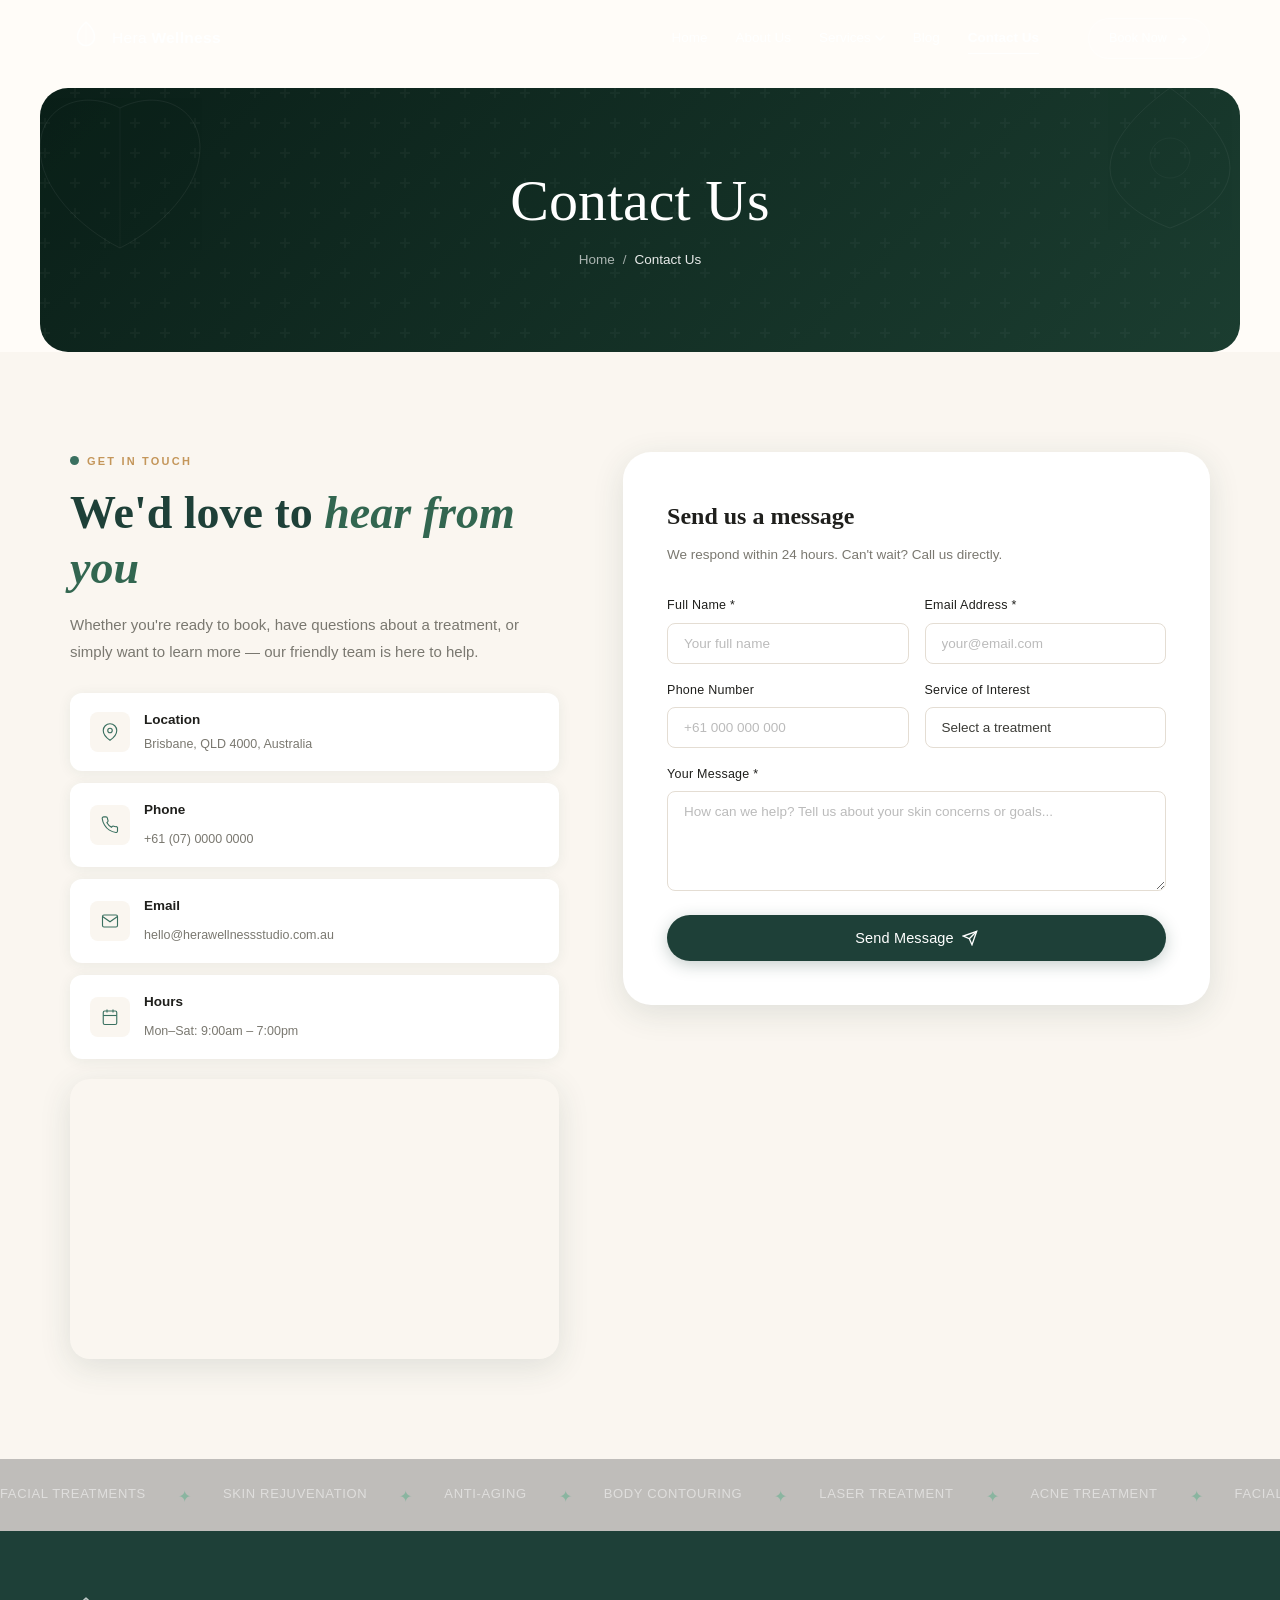
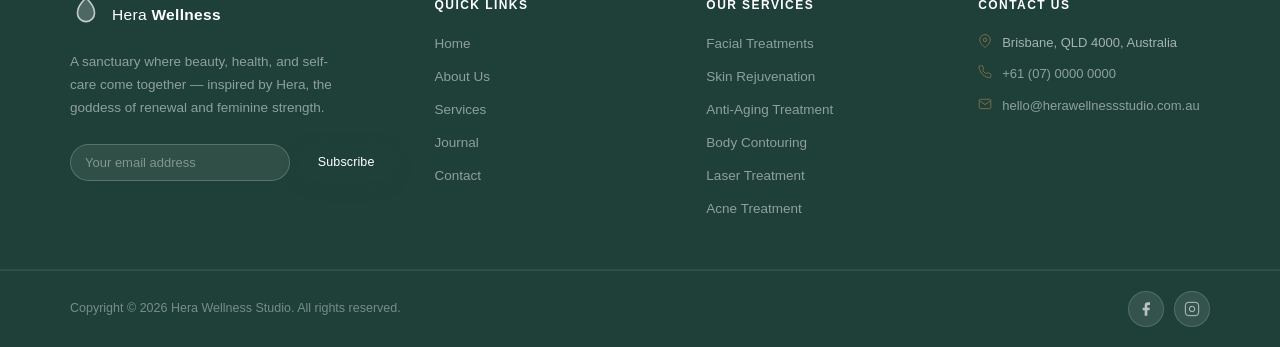
<file: contact.html>
<!DOCTYPE html>
<html lang="en">
<head>
  <meta charset="UTF-8"/>
  <meta name="viewport" content="width=device-width, initial-scale=1.0"/>
  <title>Contact Us | Hera Wellness Studio</title>
  <meta name="description" content="Contact Hera Wellness Studio in Brisbane. Book a consultation, ask about our treatments, or visit us. We'd love to hear from you."/>
  <link rel="icon" type="image/svg+xml" href="data:image/svg+xml,%3Csvg xmlns='http://www.w3.org/2000/svg' viewBox='0 0 30 30'%3E%3Cpath d='M15 3C15 3 7 9 7 17C7 21.418 10.582 25 15 25C19.418 25 23 21.418 23 17C23 9 15 3 15 3Z' fill='%230D2B23'/%3E%3C/svg%3E"/>
  <link rel="preconnect" href="https://fonts.googleapis.com">
  <link rel="preconnect" href="https://fonts.gstatic.com" crossorigin>
  <link href="https://fonts.googleapis.com/css2?family=Cormorant+Garamond:ital,wght@0,400;0,500;0,600;0,700;1,400;1,500;1,600&family=Outfit:wght@300;400;500;600&display=swap" rel="stylesheet">
  <link rel="stylesheet" href="style.css"/>

</head>
<body>
<a href="#main" class="skip-link">Skip to main content</a>
<div class="cursor-spotlight hidden" id="cursorSpotlight" aria-hidden="true"></div>
<div class="cursor-dot hidden" id="cursorDot" aria-hidden="true"></div>
<div class="cursor-ring hidden" id="cursorRing" aria-hidden="true"></div>
<header class="header scrolled" id="header" role="banner">
  <div class="header__inner container">
    <a href="index.html" class="logo" aria-label="Hera Wellness Studio home">
      <span class="logo__mark"><svg width="32" height="32" viewBox="0 0 30 30" fill="none" aria-hidden="true">
          <path d="M15 3C15 3 7 9 7 17C7 21.418 10.582 25 15 25C19.418 25 23 21.418 23 17C23 9 15 3 15 3Z" fill="currentColor" opacity="0.25"/>
          <path d="M15 3C15 3 7 9 7 17C7 21.418 10.582 25 15 25C19.418 25 23 21.418 23 17C23 9 15 3 15 3Z" stroke="currentColor" stroke-width="1.5" fill="none"/>
          <line x1="15" y1="5" x2="15" y2="24" stroke="currentColor" stroke-width="1" opacity="0.4"/>
        </svg></span>
      <span class="logo__text">Hera <strong>Wellness</strong></span>
    </a>
    <nav class="nav" id="nav" role="navigation" aria-label="Main navigation">
      <ul class="nav__list">
        <li><a href="index.html" class="nav__link">Home</a></li>
        <li><a href="about.html" class="nav__link">About Us</a></li>
        <li class="nav__has-drop">
          <a href="services.html" class="nav__link" aria-haspopup="true" aria-expanded="false">Services <svg width="10" height="7" viewBox="0 0 10 7" fill="none" aria-hidden="true"><path d="M1 1l4 4 4-4" stroke="currentColor" stroke-width="1.5" stroke-linecap="round"/></svg></a>
          <ul class="nav__drop" role="menu">
            <li role="menuitem"><a href="service-facial-treatments.html">Facial Treatments</a></li><li role="menuitem"><a href="service-skin-rejuvenation.html">Skin Rejuvenation</a></li><li role="menuitem"><a href="service-anti-aging.html">Anti-Aging Treatment</a></li><li role="menuitem"><a href="service-body-contouring.html">Body Contouring</a></li><li role="menuitem"><a href="service-laser-treatment.html">Laser Treatment</a></li><li role="menuitem"><a href="service-acne-treatment.html">Acne Treatment</a></li>
          </ul>
        </li>
        <li><a href="blog.html" class="nav__link">Blog</a></li>
        <li><a href="contact.html" class="nav__link active">Contact Us</a></li>
      </ul>
    </nav>
    <a href="contact.html" class="btn btn--primary nav__cta btn--sm">Book Now
      <svg width="14" height="14" viewBox="0 0 24 24" fill="none" stroke="currentColor" stroke-width="2" aria-hidden="true"><line x1="5" y1="12" x2="19" y2="12"/><polyline points="12 5 19 12 12 19"/></svg>
    </a>
    <button class="burger" id="burger" aria-label="Toggle menu" aria-expanded="false"><span></span><span></span><span></span></button>
  </div>
</header>
<div class="nav-backdrop" id="navBackdrop"></div>

<main id="main">
<div class="page-hero">
  <svg class="page-hero__deco page-hero__deco--left" width="200" height="200" viewBox="0 0 200 200" fill="none" aria-hidden="true"><path d="M100 180 C60 160, 20 120, 20 80 C20 40, 60 20, 100 40 C140 20, 180 40, 180 80 C180 120, 140 160, 100 180Z" stroke="rgba(255,255,255,.4)" stroke-width="1" fill="none"/><path d="M100 40 L100 180" stroke="rgba(255,255,255,.2)" stroke-width="1"/></svg>
  <svg class="page-hero__deco page-hero__deco--right" width="160" height="160" viewBox="0 0 160 160" fill="none" aria-hidden="true"><path d="M80 10 C80 10, 140 50, 140 90 C140 130, 80 150, 80 150 C80 150, 20 130, 20 90 C20 50, 80 10, 80 10Z" stroke="rgba(255,255,255,.35)" stroke-width="1" fill="none"/><circle cx="80" cy="80" r="20" stroke="rgba(255,255,255,.2)" stroke-width="1" fill="none"/></svg>
  <div class="page-hero__inner">
    <h1 class="page-hero__title">Contact Us</h1>
    <nav class="page-hero__breadcrumb" aria-label="Breadcrumb"><a href="index.html">Home</a> <span aria-hidden="true">/</span> <span aria-current="page">Contact Us</span></nav>
  </div>
</div>
<section class="contact section" aria-labelledby="contact-h">
  <div class="container">
    <div class="contact__grid">
      <div class="reveal-left">
        <div class="about__eyebrow" style="margin-bottom:16px"><div class="about__dot"></div><span>Get In Touch</span></div>
        <h2 class="about__title" id="contact-h" style="margin-bottom:16px">We'd love to <em style="font-style:italic;color:var(--p-light)">hear from you</em></h2>
        <p style="font-size:15px;color:var(--muted);line-height:1.8;margin-bottom:28px">Whether you're ready to book, have questions about a treatment, or simply want to learn more — our friendly team is here to help.</p>
        <div class="contact__info-cards">
          <div class="contact__info-card">
            <div class="contact__info-ico"><svg width="18" height="18" viewBox="0 0 24 24" fill="none" stroke="currentColor" stroke-width="1.5" aria-hidden="true"><path d="M21 10c0 7-9 13-9 13s-9-6-9-13a9 9 0 0 1 18 0z"/><circle cx="12" cy="10" r="3"/></svg></div>
            <div><strong>Location</strong><address>Brisbane, QLD 4000, Australia</address></div>
          </div>
          <div class="contact__info-card">
            <div class="contact__info-ico"><svg width="18" height="18" viewBox="0 0 24 24" fill="none" stroke="currentColor" stroke-width="1.5" aria-hidden="true"><path d="M22 16.92v3a2 2 0 0 1-2.18 2 19.79 19.79 0 0 1-8.63-3.07A19.5 19.5 0 0 1 4.69 12 19.79 19.79 0 0 1 1.61 3.41 2 2 0 0 1 3.6 1.23h3a2 2 0 0 1 2 1.72c.127.96.361 1.903.7 2.81a2 2 0 0 1-.45 2.11L7.91 8.91a16 16 0 0 0 6 6l.91-.91a2 2 0 0 1 2.11-.45c.907.339 1.85.573 2.81.7A2 2 0 0 1 22 16.92z"/></svg></div>
            <div><strong>Phone</strong><span><a href="tel:+61700000000">+61 (07) 0000 0000</a></span></div>
          </div>
          <div class="contact__info-card">
            <div class="contact__info-ico"><svg width="18" height="18" viewBox="0 0 24 24" fill="none" stroke="currentColor" stroke-width="1.5" aria-hidden="true"><path d="M4 4h16c1.1 0 2 .9 2 2v12c0 1.1-.9 2-2 2H4c-1.1 0-2-.9-2-2V6c0-1.1.9-2 2-2z"/><polyline points="22,6 12,13 2,6"/></svg></div>
            <div><strong>Email</strong><span><a href="mailto:hello@herawellnessstudio.com.au">hello@herawellnessstudio.com.au</a></span></div>
          </div>
          <div class="contact__info-card">
            <div class="contact__info-ico"><svg width="18" height="18" viewBox="0 0 24 24" fill="none" stroke="currentColor" stroke-width="1.5" aria-hidden="true"><rect x="3" y="4" width="18" height="18" rx="2"/><line x1="16" y1="2" x2="16" y2="6"/><line x1="8" y1="2" x2="8" y2="6"/><line x1="3" y1="10" x2="21" y2="10"/></svg></div>
            <div><strong>Hours</strong><span>Mon–Sat: 9:00am – 7:00pm</span></div>
          </div>
        </div>
        <div class="contact__map-embed">
          <iframe src="https://www.google.com/maps/embed?pb=!1m18!1m12!1m3!1d3540.278946!2d153.021!3d-27.469!2m3!1f0!2f0!3f0!3m2!1i1024!2i768!4f13.1!3m3!1m2!1s0x6b915a0e9b!2sBrisbane+QLD!5e0!3m2!1sen!2sau!4v1234567890" title="Hera Wellness Studio Location" loading="lazy" referrerpolicy="no-referrer-when-downgrade"></iframe>
        </div>
      </div>
      <div class="reveal-right">
        <div style="background:#fff;border-radius:var(--r-xl);padding:44px;box-shadow:var(--sh-md)">
          <h3 style="font-family:var(--ff-hd);font-size:24px;font-weight:600;color:var(--char);margin-bottom:8px">Send us a message</h3>
          <p style="font-size:13.5px;color:var(--muted);margin-bottom:28px">We respond within 24 hours. Can't wait? Call us directly.</p>
          <form class="form" action="#" method="post" novalidate>
            <div class="form__row">
              <div class="form__group"><label for="name">Full Name *</label><input id="name" name="name" type="text" placeholder="Your full name" required></div>
              <div class="form__group"><label for="email">Email Address *</label><input id="email" name="email" type="email" placeholder="your@email.com" required></div>
            </div>
            <div class="form__row">
              <div class="form__group"><label for="phone">Phone Number</label><input id="phone" name="phone" type="tel" placeholder="+61 000 000 000"></div>
              <div class="form__group"><label for="service">Service of Interest</label>
                <select id="service" name="service">
                  <option value="">Select a treatment</option><option>Facial Treatments</option><option>Skin Rejuvenation</option><option>Anti-Aging Treatment</option><option>Body Contouring</option><option>Laser Treatment</option><option>Acne Treatment</option>
                </select>
              </div>
            </div>
            <div class="form__group"><label for="message">Your Message *</label><textarea id="message" name="message" placeholder="How can we help? Tell us about your skin concerns or goals..." required></textarea></div>
            <button type="submit" class="btn btn--primary btn--lg" style="width:100%;justify-content:center;margin-top:8px">
              Send Message
              <svg width="16" height="16" viewBox="0 0 24 24" fill="none" stroke="currentColor" stroke-width="2" aria-hidden="true"><line x1="22" y1="2" x2="11" y2="13"/><polygon points="22 2 15 22 11 13 2 9 22 2"/></svg>
            </button>
          </form>
        </div>
      </div>
    </div>
  </div>
</section>
</main>

<div class="footer__marquee" aria-hidden="true">
  <div class="footer__marquee-track">
    <span>Facial Treatments</span><em>✦</em><span>Skin Rejuvenation</span><em>✦</em><span>Anti-Aging</span><em>✦</em><span>Body Contouring</span><em>✦</em><span>Laser Treatment</span><em>✦</em><span>Acne Treatment</span><em>✦</em><span>Facial Treatments</span><em>✦</em><span>Skin Rejuvenation</span><em>✦</em><span>Anti-Aging</span><em>✦</em><span>Body Contouring</span><em>✦</em><span>Laser Treatment</span><em>✦</em><span>Acne Treatment</span><em>✦</em>
  </div>
</div>
<footer class="footer" role="contentinfo">
  <div class="footer__main">
    <div class="container footer__grid">
      <div class="footer__about">
        <a href="index.html" class="logo footer-logo" aria-label="Hera Wellness Studio">
          <div class="logo__mark" style="color:rgba(255,255,255,.7)"><svg width="32" height="32" viewBox="0 0 30 30" fill="none"><path d="M15 3C15 3 7 9 7 17C7 21.418 10.582 25 15 25C19.418 25 23 21.418 23 17C23 9 15 3 15 3Z" fill="currentColor" opacity="0.3"/><path d="M15 3C15 3 7 9 7 17C7 21.418 10.582 25 15 25C19.418 25 23 21.418 23 17C23 9 15 3 15 3Z" stroke="currentColor" stroke-width="1.5" fill="none"/></svg></div>
          <span class="logo__text" style="color:#fff">Hera <strong>Wellness</strong></span>
        </a>
        <p>A sanctuary where beauty, health, and self-care come together — inspired by Hera, the goddess of renewal and feminine strength.</p>
        <form class="footer__newsletter" action="#" method="post">
          <label for="nl-email" class="sr-only">Newsletter email</label>
          <input id="nl-email" type="email" name="newsletter_email" placeholder="Your email address" autocomplete="email"/>
          <button type="submit" class="btn btn--primary btn--sm">Subscribe</button>
        </form>
      </div>
      <div class="footer__col">
        <h4>Quick Links</h4>
        <ul class="footer__links">
          <li><a href="index.html">Home</a></li>
          <li><a href="about.html">About Us</a></li>
          <li><a href="services.html">Services</a></li>
          <li><a href="blog.html">Journal</a></li>
          <li><a href="contact.html">Contact</a></li>
        </ul>
      </div>
      <div class="footer__col">
        <h4>Our Services</h4>
        <ul class="footer__links">
          <li><a href="service-facial-treatments.html">Facial Treatments</a></li><li><a href="service-skin-rejuvenation.html">Skin Rejuvenation</a></li><li><a href="service-anti-aging.html">Anti-Aging Treatment</a></li><li><a href="service-body-contouring.html">Body Contouring</a></li><li><a href="service-laser-treatment.html">Laser Treatment</a></li><li><a href="service-acne-treatment.html">Acne Treatment</a></li>
        </ul>
      </div>
      <div class="footer__col">
        <h4>Contact Us</h4>
        <ul class="footer__contact-list">
          <li><svg width="14" height="14" viewBox="0 0 24 24" fill="none" stroke="currentColor" stroke-width="1.5" aria-hidden="true"><path d="M21 10c0 7-9 13-9 13s-9-6-9-13a9 9 0 0 1 18 0z"/><circle cx="12" cy="10" r="3"/></svg>Brisbane, QLD 4000, Australia</li>
          <li><svg width="14" height="14" viewBox="0 0 24 24" fill="none" stroke="currentColor" stroke-width="1.5" aria-hidden="true"><path d="M22 16.92v3a2 2 0 0 1-2.18 2 19.79 19.79 0 0 1-8.63-3.07A19.5 19.5 0 0 1 4.69 12 19.79 19.79 0 0 1 1.61 3.41 2 2 0 0 1 3.6 1.23h3a2 2 0 0 1 2 1.72c.127.96.361 1.903.7 2.81a2 2 0 0 1-.45 2.11L7.91 8.91a16 16 0 0 0 6 6l.91-.91a2 2 0 0 1 2.11-.45c.907.339 1.85.573 2.81.7A2 2 0 0 1 22 16.92z"/></svg><a href="tel:+61700000000">+61 (07) 0000 0000</a></li>
          <li><svg width="14" height="14" viewBox="0 0 24 24" fill="none" stroke="currentColor" stroke-width="1.5" aria-hidden="true"><path d="M4 4h16c1.1 0 2 .9 2 2v12c0 1.1-.9 2-2 2H4c-1.1 0-2-.9-2-2V6c0-1.1.9-2 2-2z"/><polyline points="22,6 12,13 2,6"/></svg><a href="mailto:hello@herawellnessstudio.com.au">hello@herawellnessstudio.com.au</a></li>
        </ul>
      </div>
    </div>
  </div>
  <div class="footer__bottom">
    <div class="container footer__bottom-inner">
      <p>Copyright &copy; <time datetime="2026">2026</time> Hera Wellness Studio. All rights reserved.</p>
      <nav class="footer__social" aria-label="Social media">
        <a href="https://facebook.com" rel="noopener noreferrer" target="_blank" aria-label="Facebook"><svg width="16" height="16" viewBox="0 0 24 24" fill="currentColor"><path d="M18 2h-3a5 5 0 0 0-5 5v3H7v4h3v8h4v-8h3l1-4h-4V7a1 1 0 0 1 1-1h3z"/></svg></a>
        <a href="https://instagram.com" rel="noopener noreferrer" target="_blank" aria-label="Instagram"><svg width="16" height="16" viewBox="0 0 24 24" fill="none" stroke="currentColor" stroke-width="1.5"><rect x="2" y="2" width="20" height="20" rx="5"/><path d="M16 11.37A4 4 0 1 1 12.63 8 4 4 0 0 1 16 11.37z"/><line x1="17.5" y1="6.5" x2="17.51" y2="6.5"/></svg></a>
      </nav>
    </div>
  </div>
</footer>

<button class="scroll-top" id="scrollTop" aria-label="Scroll back to top">
  <svg width="18" height="18" viewBox="0 0 24 24" fill="none" stroke="currentColor" stroke-width="2.5" stroke-linecap="round" stroke-linejoin="round" aria-hidden="true"><polyline points="18 15 12 9 6 15"/></svg>
</button>

<div class="popup-overlay" id="popupOverlay" role="dialog" aria-modal="true" aria-labelledby="popupTitle">
  <div class="popup-modal">
    <button class="popup-close" id="popupClose" aria-label="Close popup">&#x2715;</button>
    <div class="popup-modal__header">
      <h2 class="popup-modal__title" id="popupTitle">Schedule Your Consultation</h2>
      <p class="popup-modal__sub">Fill out the form below and our team will contact you within 24 hours to confirm your appointment.</p>
    </div>
    <form id="popupForm" novalidate>
      <div class="popup-form__row">
        <div class="popup-form__group"><label class="popup-form__label" for="popup-name">Full Name <span>*</span></label><input class="popup-form__input" id="popup-name" type="text" placeholder="Your Full Name" autocomplete="name" required></div>
        <div class="popup-form__group"><label class="popup-form__label" for="popup-email">Email Address <span>*</span></label><input class="popup-form__input" id="popup-email" type="email" placeholder="your@email.com" autocomplete="email" required></div>
      </div>
      <div class="popup-form__row">
        <div class="popup-form__group"><label class="popup-form__label" for="popup-phone">Phone Number <span>*</span></label><input class="popup-form__input" id="popup-phone" type="tel" placeholder="+61 000 000 000" autocomplete="tel" required></div>
        <div class="popup-form__group"><label class="popup-form__label" for="popup-service">Preferred Treatment</label><select class="popup-form__select" id="popup-service">
          <option value="">Select a treatment</option>
          <option>Facial Treatments</option><option>Skin Rejuvenation</option><option>Anti-Aging Treatment</option><option>Body Contouring</option><option>Laser Treatment</option><option>Acne Treatment</option>
        </select></div>
      </div>
      <div class="popup-form__group full"><label class="popup-form__label" for="popup-message">Message or Questions</label><textarea class="popup-form__textarea" id="popup-message" placeholder="Tell us about your goals or ask any questions..."></textarea></div>
      <button type="submit" class="popup-form__submit">Request Consultation</button>
    </form>
    <div class="popup-success" id="popupSuccess">
      <div class="popup-success__icon"><svg width="28" height="28" viewBox="0 0 24 24" fill="none" stroke="#fff" stroke-width="2.5" stroke-linecap="round" stroke-linejoin="round"><polyline points="20 6 9 17 4 12"/></svg></div>
      <p class="popup-success__title">We'll be in touch soon!</p>
      <p class="popup-success__text">Thank you for reaching out. Our team will contact you within 24 hours.</p>
    </div>
  </div>
</div>

<script src="script.js"></script>
</body>
</html>
</file>
<file: style.css>
/* =====================================================
   HERA WELLNESS STUDIO — STYLE.CSS v4
   Premium wellness clinic — refined dark-green & gold
===================================================== */

/* ===== CSS VARIABLES ===== */
:root {
  /* Brand Greens */
  --p-xdark:   #0A1F18;
  --p-dark:    #122920;
  --p:         #1B3D30;
  --p-mid:     #24513F;
  --p-light:   #326650;
  --p-pale:    #5C9478;
  --sage:      #8FBAA8;
  --sage-pale: #C8DDD5;

  /* Gold Accent */
  --gold:      #C4965A;
  --gold-mid:  #D4A96A;
  --gold-light:#E8D0A8;
  --gold-pale: #F5ECD8;

  /* Neutrals */
  --rose:      #C8826A;
  --cream:     #FAF8F4;
  --cream2:    #F2EDE5;
  --cream3:    #E8E1D8;
  --warm:      #FDFCF9;
  --char:      #0F0F0D;
  --txt:       #2C2C28;
  --muted:     #7A7A70;
  --border:    #E4DDD3;
  --white:     #ffffff;

  /* Gradients */
  --p-grad:    linear-gradient(135deg, var(--p-xdark) 0%, var(--p) 100%);
  --gold-grad: linear-gradient(135deg, #C4965A 0%, #E8C888 100%);

  /* Typography */
  --ff-hd:   'Cormorant Garamond', Georgia, serif;
  --ff-bd:   'Outfit', sans-serif;

  /* Easing */
  --ease:    cubic-bezier(.25,.46,.45,.94);
  --easeOut: cubic-bezier(.16,1,.3,1);

  /* Borders & Radii */
  --r:       10px;
  --r-lg:    18px;
  --r-xl:    28px;

  /* Shadows */
  --sh-sm:   0 2px 14px rgba(10,31,24,.07);
  --sh-md:   0 8px 36px rgba(10,31,24,.13);
  --sh-lg:   0 20px 64px rgba(10,31,24,.2);
  --sh-gold: 0 8px 32px rgba(196,150,90,.2);
}

/* ===== RESET ===== */
*,*::before,*::after{box-sizing:border-box;margin:0;padding:0}
html{scroll-behavior:smooth;font-size:16px}
body{font-family:var(--ff-bd);background:var(--warm);color:var(--txt);line-height:1.7;overflow-x:hidden;cursor:none}
img{max-width:100%;height:auto;display:block}
a{text-decoration:none;color:inherit}
ul,ol{list-style:none}
button{cursor:pointer;border:none;background:none;font-family:inherit}
input,select,textarea{font-family:inherit}
address{font-style:normal}
blockquote{font-family:var(--ff-hd);font-style:italic;font-size:17px;color:var(--char);line-height:1.7;margin-bottom:24px}

/* ===== ACCESSIBILITY ===== */
.skip-link{position:fixed;top:-999px;left:12px;z-index:9999;background:var(--p-dark);color:#fff;padding:8px 16px;border-radius:var(--r);font-size:13px;font-weight:500}
.skip-link:focus{top:12px}
.sr-only{position:absolute;width:1px;height:1px;padding:0;margin:-1px;overflow:hidden;clip:rect(0,0,0,0);white-space:nowrap;border:0}

/* ===== CUSTOM CURSOR ===== */
.cursor-spotlight{
  position:fixed;pointer-events:none;z-index:9995;
  width:380px;height:380px;border-radius:50%;
  background:radial-gradient(circle, rgba(196,150,90,.1) 0%, rgba(196,150,90,.03) 50%, transparent 70%);
  transform:translate(-50%,-50%);transition:opacity .4s;mix-blend-mode:normal;filter:blur(2px);
}
.cursor-spotlight.hidden{opacity:0}
.cursor-dot{
  position:fixed;width:6px;height:6px;border-radius:50%;
  background:var(--gold);pointer-events:none;z-index:10001;
  transform:translate(-50%,-50%);opacity:.9;transition:opacity .2s,transform .15s;
}
.cursor-dot.hidden{opacity:0}
.cursor-dot.hovering{transform:translate(-50%,-50%) scale(0)}
.cursor-ring{
  position:fixed;width:30px;height:30px;border:1.5px solid var(--gold);border-radius:50%;
  pointer-events:none;z-index:10000;transform:translate(-50%,-50%);opacity:.45;
  transition:width .25s var(--ease),height .25s var(--ease),opacity .25s,border-color .25s;
}
.cursor-ring.hidden{opacity:0}
.cursor-ring.hovering{width:48px;height:48px;opacity:.55;border-color:var(--gold-mid)}
.cursor-ring.clicking{width:20px;height:20px;opacity:.8}

/* ===== CONTAINER ===== */
.container{max-width:1240px;margin:0 auto;padding:0 40px}

/* ===== SECTION ===== */
.section{padding:100px 0;scroll-margin-top:88px}

/* ===== EYEBROW ===== */
.eyebrow{
  display:inline-flex;align-items:center;gap:10px;
  font-size:11px;font-weight:600;letter-spacing:.22em;text-transform:uppercase;
  color:var(--gold);margin-bottom:14px;
}
.eyebrow::before{content:'';display:inline-block;width:28px;height:1.5px;background:var(--gold);border-radius:2px}

/* ===== SECTION HEADER ===== */
.section-header{text-align:center;max-width:680px;margin:0 auto 56px}
.section-title{
  font-family:var(--ff-hd);font-size:clamp(30px,4vw,50px);
  font-weight:500;line-height:1.2;color:var(--char);margin-bottom:16px;
}
.section-title em{font-style:italic;color:var(--p-light)}
.section-title.light{color:#fff}
.section-title.light em{color:var(--gold-light)}
.section-desc{font-size:15.5px;color:var(--muted);line-height:1.8}

/* ===== BUTTONS ===== */
.btn{
  display:inline-flex;align-items:center;gap:8px;
  padding:13px 28px;border-radius:50px;
  font-family:var(--ff-bd);font-size:13.5px;font-weight:600;
  letter-spacing:.02em;transition:all .3s var(--ease);white-space:nowrap;
}
.btn--primary{background:var(--p-dark);color:#fff;box-shadow:0 4px 20px rgba(10,31,24,.25)}
.btn--primary:hover{background:var(--p-mid);transform:translateY(-2px);box-shadow:0 8px 32px rgba(10,31,24,.32)}
.btn--gold{background:var(--gold-grad);color:#fff;box-shadow:var(--sh-gold)}
.btn--gold:hover{opacity:.9;transform:translateY(-2px);box-shadow:0 12px 40px rgba(196,150,90,.35)}
.btn--white{background:#fff;color:var(--p-dark);box-shadow:var(--sh-sm)}
.btn--white:hover{background:var(--cream);transform:translateY(-2px);box-shadow:var(--sh-md)}
.btn--ghost{background:transparent;color:var(--p-dark);border:1.5px solid var(--p-dark)}
.btn--ghost:hover{background:var(--p-dark);color:#fff}
.btn--ghost-white{background:transparent;color:#fff;border:1.5px solid rgba(255,255,255,.35)}
.btn--ghost-white:hover{background:rgba(255,255,255,.12);border-color:rgba(255,255,255,.6)}
.btn--ghost-gold{background:transparent;color:var(--gold);border:1.5px solid var(--gold)}
.btn--ghost-gold:hover{background:var(--gold);color:#fff}
.btn--lg{padding:16px 36px;font-size:14.5px}
.btn--sm{padding:9px 20px;font-size:12.5px}

/* ===== ANIMATIONS ===== */
.animate-up{opacity:0;transform:translateY(28px);animation:fadeUp .75s var(--easeOut) forwards}
.d0{animation-delay:.08s}.d1{animation-delay:.2s}.d2{animation-delay:.34s}
.d3{animation-delay:.48s}.d4{animation-delay:.63s}
@keyframes fadeUp{to{opacity:1;transform:none}}

.reveal-up,.reveal-left,.reveal-right{opacity:0;transition:opacity .75s var(--easeOut),transform .75s var(--easeOut)}
.reveal-up{transform:translateY(36px)}
.reveal-left{transform:translateX(-36px)}
.reveal-right{transform:translateX(36px)}
.revealed{opacity:1!important;transform:none!important}

/* ===== HEADER ===== */
.header{
  position:fixed;top:0;left:0;right:0;z-index:1000;
  padding:22px 0;transition:all .4s var(--ease);
}
.header.scrolled{
  background:rgba(253,252,249,.97);backdrop-filter:blur(20px);-webkit-backdrop-filter:blur(20px);
  padding:12px 0;box-shadow:0 1px 0 var(--border), 0 4px 24px rgba(10,31,24,.08);
}
.header__inner{display:flex;align-items:center;gap:24px}

/* ===== LOGO ===== */
.logo{display:flex;align-items:center;gap:10px;flex-shrink:0;color:var(--p-dark)}
.logo__mark{color:var(--p);flex-shrink:0;transition:color .3s}
.logo__text{
  font-family:var(--ff-hd);font-size:18px;font-weight:400;
  color:var(--p-dark);letter-spacing:.02em;transition:color .3s;
}
.logo__text strong{font-weight:700}
.logo:hover .logo__mark{color:var(--gold)}
.logo:hover .logo__text{color:var(--p-mid)}

/* ===== NAV ===== */
.nav{margin-left:auto;display:flex;align-items:center}
.nav__list{display:flex;align-items:center;gap:2px}
.nav__has-drop{position:relative}
.nav__link{
  display:inline-flex;align-items:center;gap:4px;
  padding:8px 14px;font-size:13.5px;font-weight:400;
  color:var(--txt);border-radius:6px;
  transition:color .25s,background .25s;
}
.nav__link:hover{color:var(--p-dark);background:var(--cream2)}
.nav__link.active{color:var(--p-dark);font-weight:600}
.nav__drop{
  position:absolute;top:calc(100% + 10px);left:50%;transform:translateX(-50%);
  background:#fff;border-radius:var(--r-lg);
  box-shadow:var(--sh-lg);border:1px solid var(--border);
  padding:8px;min-width:220px;opacity:0;visibility:hidden;
  transition:opacity .25s var(--ease),transform .25s var(--ease),visibility .25s;
  transform:translateX(-50%) translateY(8px);
  z-index:200;
}
.nav__has-drop:hover .nav__drop{opacity:1;visibility:visible;transform:translateX(-50%) translateY(0)}
.nav__drop li a{
  display:block;padding:9px 14px;font-size:13px;color:var(--txt);
  border-radius:8px;transition:all .2s;white-space:nowrap;
}
.nav__drop li a:hover{background:var(--cream);color:var(--p-dark);padding-left:18px}
.nav__cta{margin-left:12px}

/* Mobile burger */
.burger{display:none;flex-direction:column;justify-content:center;gap:5px;padding:8px;width:42px;height:42px;border-radius:8px;transition:background .2s}
.burger:hover{background:var(--cream2)}
.burger span{display:block;width:22px;height:2px;background:var(--p-dark);border-radius:2px;transition:all .3s var(--ease);transform-origin:center}
.burger.open span:nth-child(1){transform:rotate(45deg) translate(5px,5px)}
.burger.open span:nth-child(2){opacity:0;transform:scaleX(0)}
.burger.open span:nth-child(3){transform:rotate(-45deg) translate(5px,-5px)}

.nav-backdrop{position:fixed;inset:0;background:rgba(10,31,24,.4);z-index:99;opacity:0;visibility:hidden;transition:opacity .3s,visibility .3s;backdrop-filter:blur(4px)}
.nav-backdrop.show{opacity:1;visibility:visible}

/* ===== PAGE HERO ===== */
.page-hero{
  background:var(--p-grad);
  border-radius:var(--r-xl);
  margin:88px 40px 0;
  padding:80px 40px;
  position:relative;overflow:hidden;
  text-align:center;min-height:220px;
  display:flex;align-items:center;justify-content:center;
}
.page-hero::after{
  content:'';position:absolute;inset:0;
  background:url("data:image/svg+xml,%3Csvg width='60' height='60' viewBox='0 0 60 60' xmlns='http://www.w3.org/2000/svg'%3E%3Cg fill='none' fill-rule='evenodd'%3E%3Cg fill='%23ffffff' fill-opacity='0.03'%3E%3Cpath d='M36 34v-4h-2v4h-4v2h4v4h2v-4h4v-2h-4zm0-30V0h-2v4h-4v2h4v4h2V6h4V4h-4zM6 34v-4H4v4H0v2h4v4h2v-4h4v-2H6zM6 4V0H4v4H0v2h4v4h2V6h4V4H6z'/%3E%3C/g%3E%3C/g%3E%3C/svg%3E");
}
.page-hero__deco{position:absolute;pointer-events:none;opacity:.15}
.page-hero__deco--left{top:-20px;left:-20px}
.page-hero__deco--right{top:-10px;right:-10px}
.page-hero__inner{position:relative;z-index:2}
.page-hero__title{
  font-family:var(--ff-hd);font-size:clamp(34px,5vw,58px);
  font-weight:500;color:#fff;margin-bottom:14px;line-height:1.15;
}
.page-hero__breadcrumb{
  font-size:13.5px;color:rgba(255,255,255,.6);
  display:flex;align-items:center;justify-content:center;gap:8px;
}
.page-hero__breadcrumb a{color:rgba(255,255,255,.65);transition:color .25s}
.page-hero__breadcrumb a:hover{color:#fff}
.page-hero__breadcrumb span[aria-current]{color:rgba(255,255,255,.9)}

/* ===== HERO (HOME) ===== */
.hero{position:relative;min-height:100vh;display:flex;align-items:center;overflow:hidden}
.hero__wrap{width:100%;}
.hero__background{position:absolute;inset:0}
.hero__bg-img{width:100%;height:100%;object-fit:cover;object-position:center 30%}
.hero__overlay{position:absolute;inset:0;background:linear-gradient(135deg, rgba(10,31,24,.85) 0%, rgba(10,31,24,.6) 50%, rgba(10,31,24,.4) 100%)}
.hero__content{
  position:relative;z-index:2;
  display:grid;grid-template-columns:1fr 1fr;
  gap:60px;align-items:center;padding:140px 0 100px;
}
.hero__tag{
  display:inline-flex;align-items:center;gap:8px;
  font-size:11px;font-weight:600;letter-spacing:.2em;text-transform:uppercase;
  color:var(--gold-light);margin-bottom:20px;padding:8px 16px;
  background:rgba(196,150,90,.15);border:1px solid rgba(196,150,90,.3);
  border-radius:50px;
}
.hero__title{
  font-family:var(--ff-hd);
  font-size:clamp(40px,5.5vw,72px);
  font-weight:500;color:#fff;line-height:1.1;margin-bottom:22px;
}
.hero__title em{display:block;font-style:italic;color:var(--gold-light)}
.hero__sub{font-size:16px;color:rgba(255,255,255,.72);line-height:1.8;margin-bottom:36px;max-width:480px}
.hero__actions{display:flex;align-items:center;gap:16px;flex-wrap:wrap;margin-bottom:48px}
.hero__social{display:flex;align-items:center;gap:16px}
.hero__avatars{display:flex}
.hero__avatars img{width:34px;height:34px;border-radius:50%;border:2px solid rgba(255,255,255,.4);margin-left:-10px;object-fit:cover}
.hero__avatars img:first-child{margin-left:0}
.hero__stars{font-size:13px;color:var(--gold-mid);letter-spacing:.1em;margin-bottom:2px}
.hero__trust{font-size:12px;color:rgba(255,255,255,.6)}

/* Hero right cards */
.hero__right{display:flex;flex-direction:column;gap:16px;align-items:flex-end}
.hero__glass-card{
  background:rgba(255,255,255,.08);backdrop-filter:blur(16px);-webkit-backdrop-filter:blur(16px);
  border:1px solid rgba(255,255,255,.15);border-radius:var(--r-lg);
  padding:22px 28px;display:flex;flex-direction:column;gap:4px;
  min-width:200px;transition:transform .35s var(--ease),background .35s;
}
.hero__glass-card:hover{transform:translateY(-4px);background:rgba(255,255,255,.12)}
.hero__glass-icon{
  width:40px;height:40px;border-radius:10px;
  background:rgba(196,150,90,.2);display:flex;align-items:center;justify-content:center;
  color:var(--gold-light);margin-bottom:8px;
}
.hero__glass-icon.gold{background:var(--gold-grad)}
.hero__glass-label{font-family:var(--ff-hd);font-size:22px;font-weight:600;color:#fff}
.hero__glass-desc{font-size:12px;color:rgba(255,255,255,.55)}
.hero__glass-badge{
  display:inline-block;font-size:10px;font-weight:600;letter-spacing:.1em;
  text-transform:uppercase;color:var(--gold-light);
  background:rgba(196,150,90,.15);border-radius:50px;padding:3px 10px;margin-top:6px;
}

/* ===== STATS BAR ===== */
.stats-bar{background:#fff;border-bottom:1px solid var(--border);padding:32px 0}
.stats-bar__inner{display:flex;align-items:center;gap:0;flex-wrap:wrap}
.stat-item{
  flex:1;min-width:160px;display:flex;align-items:center;gap:14px;
  padding:0 24px;border-right:1px solid var(--border);
  transition:transform .3s;
}
.stat-item:last-child{border-right:none}
.stat-item:hover{transform:translateY(-2px)}
.stat-item svg{color:var(--p);flex-shrink:0}
.stat-num{font-family:var(--ff-hd);font-size:28px;font-weight:600;color:var(--p-dark);line-height:1}
.stat-num span{font-size:16px;color:var(--gold)}
.stat-lbl{font-size:12px;color:var(--muted);margin-top:3px}

/* ===== ABOUT ===== */
.about{background:var(--cream)}
.about__grid{display:grid;grid-template-columns:1fr 1fr;gap:72px;align-items:center}
.about__imgs{position:relative;padding:0 0 40px 40px}
.about__img-top{border-radius:var(--r-xl);overflow:hidden;box-shadow:var(--sh-lg);aspect-ratio:1.2}
.about__img-top img{width:100%;height:100%;object-fit:cover}
.about__img-bot{
  position:absolute;bottom:0;left:0;
  width:55%;border-radius:var(--r-lg);overflow:hidden;
  box-shadow:var(--sh-md);border:4px solid var(--cream);
  aspect-ratio:1.1;
}
.about__img-bot img{width:100%;height:100%;object-fit:cover}
.about__spin-badge{
  position:absolute;bottom:60px;right:-20px;
  width:110px;height:110px;border-radius:50%;
  background:var(--p-dark);
  display:flex;align-items:center;justify-content:center;
  animation:spinBadge 10s linear infinite;box-shadow:var(--sh-md);
  transition:transform .3s;
}
.about__spin-badge:hover{animation-play-state:paused}
@keyframes spinBadge{to{transform:rotate(360deg)}}
.about__spin-svg{position:absolute;inset:0;fill:none}
.about__spin-svg text{font-size:10px;font-family:var(--ff-bd);letter-spacing:.12em;fill:rgba(255,255,255,.7);text-transform:uppercase}
.about__spin-arrow{position:relative;z-index:2;color:#fff;display:flex}

.about__eyebrow{display:flex;align-items:center;gap:8px;margin-bottom:16px}
.about__dot{width:8px;height:8px;border-radius:50%;background:var(--gold)}
.about__eyebrow span{font-size:11px;font-weight:600;letter-spacing:.2em;text-transform:uppercase;color:var(--gold)}
.about__title{font-family:var(--ff-hd);font-size:clamp(26px,3.5vw,44px);font-weight:500;color:var(--char);line-height:1.2;margin-bottom:18px}
.about__desc{font-size:15.5px;color:var(--muted);line-height:1.85;margin-bottom:28px}
.about__checks{display:flex;flex-direction:column;gap:12px;margin-bottom:36px}
.about__checks li{display:flex;align-items:center;gap:12px;font-size:14.5px;color:var(--txt);font-weight:500}
.about__check-ico{width:26px;height:26px;border-radius:50%;background:var(--p-dark);color:#fff;display:flex;align-items:center;justify-content:center;flex-shrink:0}
.about__btns{display:flex;align-items:center;gap:14px;flex-wrap:wrap}
.about__stats-card{
  background:var(--p-dark);border-radius:var(--r-lg);
  padding:20px 24px;text-align:center;color:#fff;min-width:110px;
}
.about__stats-card-num{font-family:var(--ff-hd);font-size:32px;font-weight:600;color:#fff;line-height:1}
.about__stats-card-num sup{font-size:16px;vertical-align:super}
.about__stats-card-lbl{font-size:11px;color:rgba(255,255,255,.55);letter-spacing:.06em;text-transform:uppercase;margin-top:4px}
.about__bottom{display:flex;align-items:center;justify-content:space-between;gap:20px;flex-wrap:wrap}

/* ===== SERVICES (HOME SECTION) ===== */
.services{background:var(--warm)}
.svc-slider{position:relative;overflow:hidden}
.svc-slider__track{display:flex;transition:transform .6s var(--easeOut);will-change:transform}
.svc-slide{display:grid;grid-template-columns:repeat(3,1fr);gap:20px;min-width:100%;flex-shrink:0}
.svc-img-card{
  border-radius:var(--r-xl);overflow:hidden;position:relative;
  aspect-ratio:.82;box-shadow:var(--sh-md);cursor:pointer;
}
.svc-img-card img{width:100%;height:100%;object-fit:cover;transition:transform .8s var(--ease)}
.svc-img-card:hover img{transform:scale(1.06)}
.svc-img-card__overlay{
  position:absolute;inset:0;
  background:linear-gradient(to top, rgba(10,31,24,.88) 0%, rgba(10,31,24,.2) 55%, transparent 100%);
  transition:opacity .4s;
}
.svc-img-card__body{position:absolute;bottom:0;left:0;right:0;padding:28px 24px}
.svc-img-card__cat{
  display:inline-block;font-size:10px;font-weight:600;letter-spacing:.12em;
  text-transform:uppercase;color:var(--gold-light);
  background:rgba(196,150,90,.2);border-radius:50px;padding:4px 12px;margin-bottom:8px;
}
.svc-img-card__title{font-family:var(--ff-hd);font-size:20px;font-weight:500;color:#fff;margin-bottom:6px;line-height:1.2}
.svc-img-card__sub{font-size:12.5px;color:rgba(255,255,255,.6);margin-bottom:16px}
.svc-img-card__link{
  display:inline-flex;align-items:center;gap:6px;
  font-size:12px;font-weight:600;color:#fff;letter-spacing:.04em;text-transform:uppercase;
  opacity:0;transform:translateY(8px);transition:all .35s var(--ease);
}
.svc-img-card:hover .svc-img-card__link{opacity:1;transform:none}
.svc-slider__controls{display:flex;align-items:center;justify-content:center;gap:12px;margin-top:32px}
.svc-dot{width:8px;height:8px;border-radius:50%;border:1.5px solid var(--border);background:transparent;cursor:pointer;transition:all .25s}
.svc-dot.active{background:var(--p-dark);border-color:var(--p-dark);transform:scale(1.3)}
.svc-arrow-btn{
  width:42px;height:42px;border-radius:50%;border:1.5px solid var(--border);
  display:flex;align-items:center;justify-content:center;
  color:var(--p-dark);background:#fff;cursor:pointer;transition:all .25s;
}
.svc-arrow-btn:hover{background:var(--p-dark);color:#fff;border-color:var(--p-dark)}

/* ===== SERVICES PAGE ===== */
.svc-grid-section{background:var(--cream)}
.svc-grid-page{display:grid;grid-template-columns:repeat(3,1fr);gap:28px}
.svc-page-card{
  background:#fff;border-radius:var(--r-xl);overflow:hidden;
  box-shadow:var(--sh-sm);transition:transform .4s var(--ease),box-shadow .4s;
  display:flex;flex-direction:column;
}
.svc-page-card:hover{transform:translateY(-8px);box-shadow:var(--sh-lg)}
.svc-page-card__img{
  display:block;height:230px;overflow:hidden;position:relative;
}
.svc-page-card__img img{width:100%;height:100%;object-fit:cover;transition:transform .7s var(--ease)}
.svc-page-card:hover .svc-page-card__img img{transform:scale(1.07)}
.svc-page-card__badge{
  position:absolute;top:14px;left:14px;
  background:var(--p-dark);color:#fff;
  font-size:10px;font-weight:600;letter-spacing:.1em;text-transform:uppercase;
  padding:5px 12px;border-radius:50px;
}
.svc-page-card__body{padding:26px;flex:1;display:flex;flex-direction:column}
.svc-page-card__ico{
  width:42px;height:42px;border-radius:10px;
  background:var(--cream);color:var(--p);
  display:flex;align-items:center;justify-content:center;margin-bottom:14px;flex-shrink:0;
}
.svc-page-card__body h3{font-family:var(--ff-hd);font-size:20px;font-weight:500;color:var(--char);margin-bottom:8px;transition:color .25s}
.svc-page-card:hover .svc-page-card__body h3{color:var(--p)}
.svc-page-card__body p{font-size:13.5px;color:var(--muted);line-height:1.7;flex:1;margin-bottom:18px}
.svc-page-card__meta{display:flex;gap:14px;margin-bottom:18px}
.svc-page-card__meta span{font-size:12px;color:var(--muted);display:flex;align-items:center;gap:5px}
.svc-page-card__meta strong{color:var(--p-dark);font-size:13px}
.svc-page-card__link{
  display:inline-flex;align-items:center;gap:8px;
  font-size:13px;font-weight:600;color:var(--p);
  transition:gap .2s,color .2s;margin-top:auto;
}
.svc-page-card:hover .svc-page-card__link{gap:12px;color:var(--gold)}

/* ===== EXCEPTIONAL (CTA BAND) ===== */
.exceptional{background:var(--p-grad);position:relative;overflow:hidden}
.exc__layout{display:grid;grid-template-columns:1fr auto 1fr;gap:40px;align-items:center;padding:80px 0}
.exc__divider{width:1px;background:rgba(255,255,255,.15);height:120px}
.exc__col{text-align:center}
.exc__num{font-family:var(--ff-hd);font-size:clamp(36px,5vw,64px);font-weight:600;color:#fff;line-height:1}
.exc__num sup{font-size:50%;vertical-align:super;color:var(--gold-light)}
.exc__lbl{font-size:13px;color:rgba(255,255,255,.55);letter-spacing:.06em;text-transform:uppercase;margin-top:8px}
.exc__mid{text-align:center}
.exc__mid-title{font-family:var(--ff-hd);font-size:clamp(22px,3vw,34px);font-weight:500;color:#fff;margin-bottom:14px;line-height:1.3}
.exc__mid-sub{font-size:14px;color:rgba(255,255,255,.55);margin-bottom:28px}

/* ===== TEAM ===== */
.team{background:var(--warm)}
.team__grid{display:grid;grid-template-columns:repeat(4,1fr);gap:20px}
.team__card{border-radius:var(--r-xl);overflow:hidden;box-shadow:var(--sh-sm);transition:transform .4s var(--ease),box-shadow .4s;background:#fff}
.team__card:hover{transform:translateY(-6px);box-shadow:var(--sh-lg)}
.team__img-wrap{position:relative;aspect-ratio:.8}
.team__img-wrap img{width:100%;height:100%;object-fit:cover;transition:transform .6s var(--ease)}
.team__card:hover .team__img-wrap img{transform:scale(1.04)}
.team__body{padding:20px 20px 24px}
.team__name{font-family:var(--ff-hd);font-size:17px;font-weight:600;color:var(--char);margin-bottom:4px}
.team__role{font-size:12.5px;color:var(--gold);font-weight:500;letter-spacing:.04em;margin-bottom:10px}
.team__bio{font-size:12.5px;color:var(--muted);line-height:1.65}

/* ===== TESTIMONIALS ===== */
.testi{background:var(--cream)}
.testi__grid{display:grid;grid-template-columns:1fr 1fr;gap:24px;margin-bottom:32px}
.testi__card{
  background:#fff;border-radius:var(--r-xl);padding:36px;
  box-shadow:var(--sh-sm);transition:transform .4s var(--ease),box-shadow .4s;
  position:relative;overflow:hidden;
}
.testi__card::before{
  content:'"';position:absolute;top:16px;right:24px;
  font-family:var(--ff-hd);font-size:80px;color:var(--cream3);line-height:1;
}
.testi__card:hover{transform:translateY(-4px);box-shadow:var(--sh-md)}
.testi__stars{color:var(--gold);font-size:14px;letter-spacing:.06em;margin-bottom:16px}
.testi__text{font-size:14.5px;color:var(--txt);line-height:1.8;font-style:italic;margin-bottom:20px;position:relative;z-index:2}
.testi__author{display:flex;align-items:center;gap:12px}
.testi__author img{width:44px;height:44px;border-radius:50%;object-fit:cover;border:2px solid var(--sage-pale)}
.testi__author-name{font-weight:600;font-size:14px;color:var(--char)}
.testi__author-role{font-size:12px;color:var(--muted)}

/* ===== BLOG ===== */
.blog{background:var(--warm)}
.blog__grid{display:grid;grid-template-columns:repeat(3,1fr);gap:24px}
.blog-card{background:#fff;border-radius:var(--r-xl);overflow:hidden;box-shadow:var(--sh-sm);transition:transform .4s var(--ease),box-shadow .4s;display:flex;flex-direction:column}
.blog-card:hover{transform:translateY(-6px);box-shadow:var(--sh-lg)}
.blog-card__img{position:relative;height:220px;overflow:hidden;display:block}
.blog-card__img img{width:100%;height:100%;object-fit:cover;transition:transform .7s var(--ease)}
.blog-card:hover .blog-card__img img{transform:scale(1.07)}
.blog-card__cat{
  position:absolute;top:14px;left:14px;
  background:var(--p-dark);color:#fff;
  font-size:10.5px;font-weight:500;letter-spacing:.1em;text-transform:uppercase;
  padding:5px 12px;border-radius:50px;
}
.blog-card__body{padding:22px 24px 24px;flex:1;display:flex;flex-direction:column}
.blog-card__body h3{
  font-family:var(--ff-hd);font-size:17px;font-weight:500;
  color:var(--char);line-height:1.35;margin-bottom:14px;transition:color .25s;flex:1;
}
.blog-card:hover .blog-card__body h3{color:var(--p)}
.blog-card__meta{display:flex;align-items:center;gap:8px;font-size:13px;color:var(--gold);font-weight:600}
.blog-card__meta a{color:var(--gold);transition:color .2s}
.blog-card__meta a:hover{color:var(--p)}

/* ===== CONTACT ===== */
.contact{background:var(--cream)}
.contact__grid{display:grid;grid-template-columns:1fr 1.2fr;gap:64px;align-items:start}
.contact__map-embed{height:300px;border-radius:var(--r-lg);overflow:hidden;box-shadow:var(--sh-sm)}
.contact__map-embed iframe{width:100%;height:100%;border:0}
.contact__info-cards{display:flex;flex-direction:column;gap:12px;margin-bottom:20px}
.contact__info-card{
  display:flex;align-items:center;gap:14px;
  background:#fff;border-radius:var(--r);padding:16px 20px;box-shadow:var(--sh-sm);
}
.contact__info-ico{
  width:40px;height:40px;background:var(--cream2);border-radius:8px;
  display:flex;align-items:center;justify-content:center;color:var(--p);flex-shrink:0;
}
.contact__info-card strong{display:block;font-size:13.5px;font-weight:600;color:var(--char);margin-bottom:2px}
.contact__info-card span,.contact__info-card address{font-size:12.5px;color:var(--muted)}
.contact__info-card a{color:var(--muted);transition:color .25s}
.contact__info-card a:hover{color:var(--p)}

/* ===== FORM ===== */
.form{display:flex;flex-direction:column;gap:16px}
.form__row{display:grid;grid-template-columns:1fr 1fr;gap:16px}
.form__group{display:flex;flex-direction:column;gap:6px}
.form__group label{font-size:12.5px;font-weight:600;color:var(--char);letter-spacing:.02em}
.form__group input,.form__group select,.form__group textarea{
  padding:12px 16px;border:1.5px solid var(--border);border-radius:var(--r);
  font-size:14px;color:var(--char);background:#fff;
  transition:border-color .2s,box-shadow .2s;outline:none;
}
.form__group input:focus,.form__group select:focus,.form__group textarea:focus{
  border-color:var(--p);box-shadow:0 0 0 3px rgba(27,61,48,.09);
}
.form__group input::placeholder,.form__group textarea::placeholder{color:#bbb}
.form__group select{appearance:none;-webkit-appearance:none;background-image:url("data:image/svg+xml,%3Csvg xmlns='http://www.w3.org/2000/svg' width='12' height='8' viewBox='0 0 12 8'%3E%3Cpath d='M1 1l5 5 5-5' stroke='%237a7a70' stroke-width='1.5' fill='none' stroke-linecap='round'/%3E%3C/svg%3E");background-repeat:no-repeat;background-position:right 14px center;padding-right:40px}
.form__group textarea{resize:vertical;min-height:120px}

/* ===== FAQ ===== */
.faq-section{background:var(--warm)}
.acc{border-bottom:1px solid var(--border)}
.acc__head{
  width:100%;display:flex;align-items:center;justify-content:space-between;
  padding:20px 0;font-size:15px;font-weight:500;color:var(--char);
  cursor:pointer;background:none;text-align:left;transition:color .25s;
}
.acc__head:hover{color:var(--p)}
.acc__ico{
  width:32px;height:32px;border-radius:50%;border:1.5px solid var(--border);
  display:flex;align-items:center;justify-content:center;color:var(--p);flex-shrink:0;
  transition:all .3s var(--ease);
}
.acc.open .acc__ico{background:var(--p-dark);border-color:var(--p-dark);color:#fff;transform:rotate(45deg)}
.acc__body{
  max-height:0;overflow:hidden;transition:max-height .4s var(--ease),opacity .3s;opacity:0;
}
.acc__body.open{max-height:400px;opacity:1}
.acc__body p{padding:0 0 20px;font-size:14.5px;color:var(--muted);line-height:1.8}

/* ===== BEFORE/AFTER ===== */
.ba-section{background:var(--cream)}
.ba__grid{display:grid;grid-template-columns:1fr 1fr;gap:32px}
.ba__wrap{position:relative;border-radius:var(--r-xl);overflow:hidden;aspect-ratio:1.2;box-shadow:var(--sh-md);user-select:none}
.ba__img{position:absolute;inset:0}
.ba__img img{width:100%;height:100%;object-fit:cover}
.ba__img--after{clip-path:inset(0 50% 0 0)}
.ba__divider{
  position:absolute;top:0;bottom:0;left:50%;transform:translateX(-50%);
  width:3px;background:#fff;cursor:ew-resize;z-index:5;
}
.ba__divider::after{
  content:'';position:absolute;top:50%;left:50%;
  transform:translate(-50%,-50%);
  width:36px;height:36px;border-radius:50%;background:#fff;
  box-shadow:var(--sh-md);display:flex;align-items:center;justify-content:center;
}
.ba__label{
  position:absolute;top:14px;font-size:11px;font-weight:700;
  letter-spacing:.1em;text-transform:uppercase;padding:5px 12px;border-radius:50px;
  background:rgba(0,0,0,.5);color:#fff;z-index:4;backdrop-filter:blur(4px);
}
.ba__label--before{left:14px}
.ba__label--after{right:14px}

/* ===== SERVICE DETAIL PAGE ===== */
.svc-detail{padding:80px 0}
.svc-detail__layout{display:grid;grid-template-columns:1fr 380px;gap:56px;align-items:start}
.svc-detail__hero-img{border-radius:var(--r-xl);overflow:hidden;aspect-ratio:1.25;box-shadow:var(--sh-lg)}
.svc-detail__hero-img img{width:100%;height:100%;object-fit:cover}
.svc-detail__lead{
  font-size:18px;line-height:1.85;color:var(--char);
  margin-bottom:32px;padding-bottom:32px;border-bottom:1.5px solid var(--border);
}
.svc-detail h2{font-family:var(--ff-hd);font-size:clamp(20px,2.5vw,28px);font-weight:600;color:var(--char);margin:40px 0 14px;line-height:1.3}
.svc-detail h3{font-family:var(--ff-hd);font-size:17px;font-weight:500;color:var(--p-dark);margin:24px 0 10px}
.svc-detail p{font-size:15.5px;line-height:1.85;color:var(--txt);margin-bottom:18px}
.svc-detail ul,.svc-detail ol{padding-left:0;margin-bottom:24px}
.svc-detail li{
  font-size:15px;line-height:1.8;color:var(--txt);
  padding:10px 0 10px 32px;position:relative;border-bottom:1px solid var(--border);
}
.svc-detail li:last-child{border-bottom:none}
.svc-detail ul li::before{
  content:'✓';position:absolute;left:0;
  color:var(--p);font-weight:700;top:10px;
}
.svc-detail ol{counter-reset:steps}
.svc-detail ol li{counter-increment:steps}
.svc-detail ol li::before{
  content:counter(steps);position:absolute;left:0;top:10px;
  width:22px;height:22px;border-radius:50%;
  background:var(--p-dark);color:#fff;
  font-size:11px;font-weight:700;
  display:flex;align-items:center;justify-content:center;text-align:center;
}

/* Sidebar */
.svc-sidebar{position:sticky;top:104px}
.svc-sidebar-box{background:var(--cream);border-radius:var(--r-xl);padding:28px;margin-bottom:20px}
.svc-sidebar-box h4{font-family:var(--ff-hd);font-size:17px;font-weight:600;color:var(--char);margin-bottom:18px;padding-bottom:14px;border-bottom:1.5px solid var(--border)}
.svc-sidebar-box p,.svc-sidebar-box li{font-size:13.5px;color:var(--muted);line-height:1.7}
.svc-cta-box{background:var(--p-grad);border-radius:var(--r-xl);padding:32px;text-align:center}
.svc-cta-box h4{font-family:var(--ff-hd);font-size:20px;font-weight:500;color:#fff;margin-bottom:10px}
.svc-cta-box p{font-size:13.5px;color:rgba(255,255,255,.65);margin-bottom:22px}
.svc-cat-list{display:flex;flex-direction:column;gap:4px}
.svc-cat-item{
  display:flex;align-items:center;justify-content:space-between;
  padding:10px 14px;border-radius:var(--r);font-size:13.5px;
  color:var(--txt);transition:all .2s;border:1.5px solid transparent;
}
.svc-cat-item:hover{background:#fff;border-color:var(--border);color:var(--p-dark)}
.svc-cat-item.active{background:var(--p-dark);color:#fff;border-color:var(--p-dark)}

/* ===== FOOTER ===== */
.footer{background:var(--p-xdark);color:rgba(255,255,255,.7)}
.footer__marquee{background:rgba(0,0,0,.3);overflow:hidden;padding:18px 0}
.footer__marquee-track{
  display:inline-flex;gap:32px;white-space:nowrap;
  animation:marquee 30s linear infinite;
}
.footer__marquee-track span{font-size:12px;font-weight:600;color:rgba(255,255,255,.45);text-transform:uppercase;letter-spacing:.08em}
.footer__marquee-track em{color:var(--gold);font-style:normal}
@keyframes marquee{from{transform:translateX(0)}to{transform:translateX(-50%)}}
.footer__main{padding:64px 0 40px}
.footer__grid{display:grid;grid-template-columns:1.6fr 1fr 1fr 1fr;gap:48px}
.footer__about p{font-size:13.5px;line-height:1.8;color:rgba(255,255,255,.5);margin:20px 0 24px}
.footer__newsletter{display:flex;gap:8px}
.footer__newsletter input{
  flex:1;padding:11px 16px;background:rgba(255,255,255,.06);
  border:1px solid rgba(255,255,255,.12);border-radius:50px;
  color:#fff;font-size:13px;outline:none;transition:border-color .2s;
}
.footer__newsletter input:focus{border-color:rgba(255,255,255,.28)}
.footer__newsletter input::placeholder{color:rgba(255,255,255,.3)}
.footer__col h4{font-size:13px;font-weight:700;letter-spacing:.08em;text-transform:uppercase;color:rgba(255,255,255,.9);margin-bottom:20px}
.footer__links{display:flex;flex-direction:column;gap:10px}
.footer__links li a,.footer__links a{
  font-size:13.5px;color:rgba(255,255,255,.5);transition:color .2s,padding .2s;
  display:block;
}
.footer__links li a:hover,.footer__links a:hover{color:#fff;padding-left:4px}
.footer__contact-list{display:flex;flex-direction:column;gap:12px}
.footer__contact-list li{display:flex;align-items:flex-start;gap:10px;font-size:13px;color:rgba(255,255,255,.5);line-height:1.6}
.footer__contact-list a{color:rgba(255,255,255,.5);transition:color .2s}
.footer__contact-list a:hover{color:#fff}
.footer__contact-list svg{flex-shrink:0;color:var(--gold);margin-top:2px}
.footer__bottom{border-top:1px solid rgba(255,255,255,.08);padding:24px 0}
.footer__bottom-inner{display:flex;align-items:center;justify-content:space-between;gap:20px;flex-wrap:wrap}
.footer__bottom p{font-size:13px;color:rgba(255,255,255,.35)}
.footer__social{display:flex;gap:10px}
.footer__social a{
  width:36px;height:36px;border-radius:50%;
  background:rgba(255,255,255,.07);border:1px solid rgba(255,255,255,.1);
  display:flex;align-items:center;justify-content:center;
  color:rgba(255,255,255,.5);transition:all .25s;
}
.footer__social a:hover{background:var(--gold);border-color:var(--gold);color:#fff}

/* ===== SCROLL-TO-TOP ===== */
.scroll-top{
  position:fixed;bottom:32px;right:32px;width:48px;height:48px;border-radius:50%;
  background:var(--p-dark);color:#fff;display:flex;align-items:center;justify-content:center;
  opacity:0;visibility:hidden;transform:translateY(12px);
  transition:opacity .3s,visibility .3s,transform .3s,background .2s;
  z-index:9900;box-shadow:var(--sh-md);
}
.scroll-top.show{opacity:1;visibility:visible;transform:translateY(0)}
.scroll-top:hover{background:var(--gold)}

/* ===== POPUP ===== */
.popup-overlay{
  position:fixed;inset:0;
  background:rgba(10,25,18,.75);backdrop-filter:blur(6px);-webkit-backdrop-filter:blur(6px);
  z-index:99000;display:flex;align-items:center;justify-content:center;padding:20px;
  opacity:0;visibility:hidden;transition:opacity .35s var(--ease),visibility .35s var(--ease);
}
.popup-overlay.active{opacity:1;visibility:visible}
.popup-modal{
  background:#fff;border-radius:24px;padding:48px 44px 40px;
  max-width:620px;width:100%;position:relative;
  box-shadow:0 32px 80px rgba(10,25,18,.25);
  transform:translateY(30px) scale(.97);
  transition:transform .4s var(--easeOut);max-height:90vh;overflow-y:auto;
}
.popup-overlay.active .popup-modal{transform:translateY(0) scale(1)}
.popup-close{
  position:absolute;top:18px;right:18px;width:36px;height:36px;border-radius:50%;
  background:var(--cream2);border:1.5px solid var(--border);
  display:flex;align-items:center;justify-content:center;color:var(--p-dark);
  cursor:pointer;transition:background .2s,transform .2s;font-size:18px;font-weight:300;
}
.popup-close:hover{background:var(--p-dark);color:#fff;transform:rotate(90deg)}
.popup-modal__header{text-align:center;margin-bottom:30px}
.popup-modal__title{font-family:var(--ff-hd);font-size:clamp(22px,4vw,30px);font-weight:600;color:var(--char);margin-bottom:8px;line-height:1.3}
.popup-modal__sub{font-size:14px;color:var(--muted);line-height:1.6;max-width:400px;margin:0 auto}
.popup-form__row{display:grid;grid-template-columns:1fr 1fr;gap:16px;margin-bottom:16px}
.popup-form__group{display:flex;flex-direction:column;gap:6px}
.popup-form__group.full{grid-column:1/-1;margin-bottom:16px}
.popup-form__label{font-size:13px;font-weight:500;color:var(--char)}
.popup-form__label span{color:var(--gold)}
.popup-form__input,.popup-form__select,.popup-form__textarea{
  padding:13px 16px;border:1.5px solid var(--border);border-radius:10px;
  font-size:14px;font-family:var(--ff-bd);color:var(--char);background:#fff;
  transition:border-color .2s,box-shadow .2s;outline:none;width:100%;
}
.popup-form__input:focus,.popup-form__select:focus,.popup-form__textarea:focus{
  border-color:var(--p);box-shadow:0 0 0 3px rgba(27,61,48,.1);
}
.popup-form__input::placeholder,.popup-form__textarea::placeholder{color:#bbb}
.popup-form__select{appearance:none;-webkit-appearance:none;background-image:url("data:image/svg+xml,%3Csvg xmlns='http://www.w3.org/2000/svg' width='12' height='8' viewBox='0 0 12 8'%3E%3Cpath d='M1 1l5 5 5-5' stroke='%237a7a70' stroke-width='1.5' fill='none' stroke-linecap='round'/%3E%3C/svg%3E");background-repeat:no-repeat;background-position:right 14px center;padding-right:40px}
.popup-form__textarea{resize:vertical;min-height:100px}
.popup-phone-dot{width:8px;height:8px;background:var(--gold);border-radius:50%;display:inline-block;margin-left:6px;vertical-align:middle}
.popup-form__submit{
  display:block;width:100%;padding:16px;
  background:var(--p-dark);color:#fff;border:none;border-radius:50px;
  font-size:15px;font-weight:600;font-family:var(--ff-bd);letter-spacing:.02em;
  cursor:pointer;transition:background .25s,transform .15s,box-shadow .25s;margin-top:8px;
}
.popup-form__submit:hover{background:var(--gold);transform:translateY(-1px);box-shadow:var(--sh-gold)}
.popup-success{text-align:center;padding:20px 0;display:none}
.popup-success.show{display:block}
.popup-success__icon{width:64px;height:64px;background:var(--p-dark);border-radius:50%;display:flex;align-items:center;justify-content:center;margin:0 auto 20px}
.popup-success__title{font-family:var(--ff-hd);font-size:22px;color:var(--char);margin-bottom:8px}
.popup-success__text{color:var(--muted);font-size:14px}

/* ===== MOBILE ===== */
@media (max-width: 768px) {
  .container{padding:0 20px}
  .section{padding:64px 0}
  .nav{
    position:fixed;top:0;right:0;bottom:0;width:80%;max-width:320px;
    background:#fff;flex-direction:column;align-items:stretch;gap:0;
    padding:80px 24px 40px;transform:translateX(100%);
    transition:transform .38s var(--easeOut);box-shadow:var(--sh-lg);z-index:100;margin-left:0;
  }
  .nav.open{transform:translateX(0)}
  .nav__list{flex-direction:column;align-items:stretch;gap:0}
  .nav__link{padding:13px 0;border-radius:0;border-bottom:1px solid var(--border);font-size:15px}
  .nav__has-drop .nav__drop{position:static;transform:none;opacity:1;visibility:visible;box-shadow:none;border:none;padding:0 0 0 16px;background:transparent;display:none}
  .nav__has-drop.open .nav__drop{display:block}
  .nav__drop li a{padding:10px 0;border-bottom:1px solid var(--border);border-radius:0}
  .nav__cta{display:none}
  .burger{display:flex;z-index:101}
  .hero__content{grid-template-columns:1fr;gap:40px;padding:120px 0 60px}
  .hero__right{display:none}
  .about__grid,.contact__grid,.svc-detail__layout{grid-template-columns:1fr}
  .about__imgs{padding:0 0 40px}
  .team__grid{grid-template-columns:repeat(2,1fr)}
  .testi__grid{grid-template-columns:1fr}
  .blog__grid,.svc-grid-page{grid-template-columns:1fr}
  .footer__grid{grid-template-columns:1fr 1fr}
  .svc-slide{grid-template-columns:1fr}
  .svc-sidebar{position:static}
  .page-hero{margin:80px 16px 0;padding:56px 24px}
  .ba__grid{grid-template-columns:1fr}
  .form__row{grid-template-columns:1fr}
  .popup-modal{padding:36px 24px 28px;border-radius:18px}
  .popup-form__row{grid-template-columns:1fr}
  .stats-bar__inner{justify-content:center}
  .stat-item{border-right:none;border-bottom:1px solid var(--border);padding:16px 0;width:50%}
  .exc__layout{grid-template-columns:1fr;text-align:center}
  .exc__divider{display:none}
}
@media (max-width:480px){
  .team__grid{grid-template-columns:1fr}
  .svc-grid-page{grid-template-columns:1fr}
  .footer__grid{grid-template-columns:1fr}
  .stats-bar__inner{flex-direction:column}
  .stat-item{width:100%;border-bottom:1px solid var(--border)}
}






/* =====================================================
   HERA WELLNESS STUDIO — STYLE.CSS
   Rebuilt to match reference screenshot precisely
   Colors: #1e4038 dark green, #3a7060 mid, #8ab5a0 sage
   Fonts: Playfair Display + DM Sans
===================================================== */

/* ===== CSS VARIABLES ===== */
:root {
  --g-dark:    #1e4038;
  --g-mid:     #2d5a4a;
  --g:         #3a7060;
  --g-light:   #5a9080;
  --sage:      #8ab5a0;
  --sage-pale: #c5ddd4;
  --rose:      #c4826a;
  --cream:     #faf6f0;
  --cream2:    #f0e9df;
  --warm:      #fffcf8;
  --char:      #1f1f1c;
  --txt:       #3d3d38;
  --muted:     #7a7870;
  --border:    #e4ddd3;
  --white:     #ffffff;

  --ff-hd:   'Playfair Display', Georgia, serif;
  --ff-bd:   'DM Sans', sans-serif;
  --ease:    cubic-bezier(.25,.46,.45,.94);
  --easeOut: cubic-bezier(.16,1,.3,1);
  --r:       12px;
  --r-lg:    20px;
  --sh-sm:   0 2px 14px rgba(30,64,56,.07);
  --sh-md:   0 8px 32px rgba(30,64,56,.12);
  --sh-lg:   0 20px 60px rgba(30,64,56,.18);
}

/* ===== RESET ===== */
*,*::before,*::after{box-sizing:border-box;margin:0;padding:0}
html{scroll-behavior:smooth;font-size:16px}
body{font-family:var(--ff-bd);background:var(--warm);color:var(--txt);line-height:1.7;overflow-x:hidden}
img{max-width:100%;height:auto;display:block}
a{text-decoration:none;color:inherit}
ul{list-style:none}
button{cursor:pointer;border:none;background:none;font-family:inherit}
input,select,textarea{font-family:inherit}

/* ===== CONTAINER ===== */
.container{max-width:1220px;margin:0 auto;padding:0 40px}
@media(max-width:768px){.container{padding:0 20px}}

/* ===== SECTION ===== */
.section{padding:100px 0}
@media(max-width:768px){.section{padding:64px 0}}

/* ===== EYEBROW ===== */
.eyebrow{
  display:inline-flex;align-items:center;gap:10px;
  font-size:11.5px;font-weight:500;letter-spacing:.2em;text-transform:uppercase;
  color:var(--g);margin-bottom:14px;
}
.eyebrow::before{content:'';display:inline-block;width:26px;height:1.5px;background:var(--g)}
.eyebrow.light{color:var(--sage-pale)}
.eyebrow.light::before{background:var(--sage-pale)}

/* ===== SECTION HEADER ===== */
.section-header{text-align:center;max-width:700px;margin:0 auto 60px}
.section-header .eyebrow{justify-content:center}
.section-header .eyebrow::before{display:none}
.section-header .eyebrow::after{content:'';display:inline-block;width:26px;height:1.5px;background:var(--g)}
.section-header .eyebrow.light::after{background:var(--sage-pale)}

.section-title{
  font-family:var(--ff-hd);font-size:clamp(28px,4vw,46px);
  font-weight:500;line-height:1.2;color:var(--char);margin-bottom:16px;
}
.section-title em{font-style:italic;color:var(--g)}
.section-title.light{color:var(--white)}
.section-title.light em{color:var(--sage-pale)}
.section-desc{color:var(--muted);font-size:15px}
.section-desc.light{color:rgba(255,255,255,.7)}
.section-cta{text-align:center;margin-top:48px}
.mt-24{margin-top:24px}

/* ===== BUTTONS ===== */
.btn{
  display:inline-flex;align-items:center;gap:8px;
  padding:13px 26px;border-radius:50px;
  font-family:var(--ff-bd);font-size:13.5px;font-weight:500;
  letter-spacing:.01em;transition:all .3s var(--ease);white-space:nowrap;
}
.btn--primary{background:var(--g-dark);color:#fff;box-shadow:0 4px 16px rgba(30,64,56,.25)}
.btn--primary:hover{background:var(--g-mid);transform:translateY(-2px);box-shadow:0 8px 28px rgba(30,64,56,.3)}
.btn--white{background:#fff;color:var(--g-dark);box-shadow:var(--sh-sm)}
.btn--white:hover{background:var(--cream);transform:translateY(-2px);box-shadow:var(--sh-md)}
.btn--ghost-green{background:transparent;color:var(--g-dark);border:1.5px solid var(--g-dark)}
.btn--ghost-green:hover{background:var(--g-dark);color:#fff}
.btn--lg{padding:15px 34px;font-size:14.5px}
.btn--sm{padding:9px 20px;font-size:12.5px}
.btn em{font-style:italic;opacity:.75}

/* ===== PLAY BUTTON ===== */
.play-btn{
  width:42px;height:42px;border-radius:50%;background:#fff;
  display:flex;align-items:center;justify-content:center;
  color:var(--g-dark);flex-shrink:0;transition:transform .3s,box-shadow .3s;
  box-shadow:var(--sh-md);
}
.play-btn:hover{transform:scale(1.1);box-shadow:var(--sh-lg)}

/* ===== ANIMATIONS ===== */
.animate-up{opacity:0;transform:translateY(28px);animation:fadeUp .75s var(--easeOut) forwards}
.d0{animation-delay:.1s}.d1{animation-delay:.22s}.d2{animation-delay:.36s}
.d3{animation-delay:.5s}.d4{animation-delay:.65s}
@keyframes fadeUp{to{opacity:1;transform:none}}

.reveal-up,.reveal-left,.reveal-right{
  opacity:0;transition:opacity .75s var(--easeOut),transform .75s var(--easeOut)
}
.reveal-up{transform:translateY(36px)}
.reveal-left{transform:translateX(-44px)}
.reveal-right{transform:translateX(44px)}
.revealed{opacity:1!important;transform:none!important}

/* ===================================
   HEADER
=================================== */
.header{
  position:fixed;top:0;left:0;right:0;z-index:1000;
  padding:18px 0;transition:all .4s var(--ease);
}
.header.scrolled{
  background:rgba(255,252,248,.96);backdrop-filter:blur(16px);
  padding:11px 0;box-shadow:0 2px 24px rgba(30,64,56,.1);
}
.header__inner{display:flex;align-items:center;gap:24px}

/* Logo */
.logo{display:flex;align-items:center;gap:10px;flex-shrink:0;color:var(--g-dark)}
.logo__mark{color:var(--g);flex-shrink:0}
.logo__text{font-family:var(--ff-bd);font-size:15.5px;font-weight:400;white-space:nowrap}
.logo__text strong{font-weight:700}
.header:not(.scrolled) .logo{color:#000000}
.header:not(.scrolled) .logo__mark{color:rgba(255,255,255,.75)}
.header:not(.scrolled) .logo__text{color:#fff}

/* Nav */
.nav{margin-left:auto}
.nav__list{display:flex;align-items:center;gap:2px}
.nav__has-drop{position:relative}
.nav__link{
  display:inline-flex;align-items:center;gap:4px;
  padding:8px 13px;font-size:13.5px;font-weight:400;
  color:var(--char);border-radius:6px;transition:all .25s;position:relative;
}
.nav__link::after{
  content:'';position:absolute;bottom:4px;left:13px;right:13px;
  height:1.5px;background:var(--g);transform:scaleX(0);
  transition:transform .3s var(--ease);transform-origin:left;
}
.nav__link:hover,.nav__link.active{color:var(--g)}
.nav__link:hover::after,.nav__link.active::after{transform:scaleX(1)}
.header:not(.scrolled) .nav__link {
    color: white;
}
.header:not(.scrolled) .nav__link:hover{color:#3a7060;}
.header:not(.scrolled) .nav__link::after{background:#fff}
.header:not(.scrolled) .nav__link svg path{stroke:rgba(255,255,255,.85)}

.nav__drop{
  position:absolute;top:calc(100% + 8px);left:0;
  min-width:200px;background:#fff;border-radius:var(--r);
  box-shadow:var(--sh-lg);padding:10px 0;border:1px solid var(--border);
  opacity:0;pointer-events:none;transform:translateY(10px);
  transition:all .3s var(--ease);
}
.nav__has-drop:hover .nav__drop{opacity:1;pointer-events:all;transform:none}
.nav__drop li a{
  display:block;padding:10px 18px;font-size:13px;color:var(--txt);
  transition:all .2s;
}
.nav__drop li a:hover{color:var(--g);background:var(--cream);padding-left:24px}

.nav__cta{margin-left:12px}
.header:not(.scrolled) .nav__cta{
  background:rgba(255,255,255,.18);border:1.5px solid rgba(255,255,255,.4);
  box-shadow:none;color:#fff;
}
.header:not(.scrolled) .nav__cta:hover{background:rgba(255,255,255,.28)}

.burger{display:none;flex-direction:column;gap:5px;padding:4px;margin-left:8px}
.burger span{display:block;width:24px;height:2px;background:var(--char);border-radius:2px;transition:all .3s}
.header:not(.scrolled) .burger span{background:#fff}
.burger.open span:nth-child(1){transform:translateY(7px) rotate(45deg)}
.burger.open span:nth-child(2){opacity:0;transform:scaleX(0)}
.burger.open span:nth-child(3){transform:translateY(-7px) rotate(-45deg)}

.nav-backdrop{display:none;position:fixed;inset:0;background:rgba(0,0,0,.5);z-index:999;opacity:0;transition:opacity .3s}
.nav-backdrop.show{opacity:1}

/* ===================================
   HERO — Rounded card layout
=================================== */
.hero{
  background:var(--cream);
  padding:100px 0 0;
}
.hero__card{
  background:var(--g-dark);
  border-radius:24px;
  min-height:440px;
  display:flex;
  align-items:stretch;
  position:relative;
  overflow:hidden;
  padding:56px 64px 56px 64px;
  gap:40px;
}
.hero__deco-leaf{position:absolute;top:16px;right:160px;pointer-events:none}
.hero__left{position:relative;z-index:2;max-width:500px;display:flex;flex-direction:column;justify-content:center}
.hero__tag{
  display:inline-flex;align-items:center;gap:8px;
  font-size:11px;font-weight:500;letter-spacing:.2em;text-transform:uppercase;
  color:var(--sage-pale);margin-bottom:20px;
}
.hero__tag::before{content:'';display:inline-block;width:22px;height:1.5px;background:var(--sage-pale)}
.hero__title{
  font-family:var(--ff-hd);font-size:clamp(30px,3.8vw,50px);
  font-weight:500;line-height:1.1;color:#fff;margin-bottom:20px;
}
.hero__title em{font-style:italic;color:var(--rose)}
.hero__sub{font-size:14.5px;color:rgba(255,255,255,.75);line-height:1.7;margin-bottom:32px;max-width:420px}
.hero__actions{margin-bottom:36px}
.hero__doctor{
  display:flex;align-items:center;gap:12px;
  background:rgba(255,255,255,.08);border:1px solid rgba(255,255,255,.15);
  border-radius:50px;padding:8px 16px 8px 8px;width:fit-content;
}
.hero__doctor img{width:36px;height:36px;border-radius:50%;object-fit:cover;border:2px solid rgba(255,255,255,.3)}
.hero__doctor-info strong{display:block;font-size:13px;color:#fff;font-weight:500}
.hero__doctor-info span{font-size:11.5px;color:rgba(255,255,255,.6)}
.hero__more-btn{
  display:inline-flex;align-items:center;gap:5px;
  font-size:12px;color:rgba(255,255,255,.7);
  background:rgba(255,255,255,.12);border-radius:20px;padding:6px 12px;
  margin-left:auto;transition:background .25s;
}
.hero__more-btn:hover{background:rgba(255,255,255,.2)}

.hero__photo{
  position:absolute;right:0;top:0;bottom:0;width:45%;
  overflow:hidden;border-radius:0 24px 24px 0;
}
.hero__photo img{width:100%;height:100%;object-fit:cover;object-position:top center}

/* Hero info strip */
.hero__info-strip{background:var(--white);padding:32px 0;box-shadow:var(--sh-sm);border-top:1px solid var(--border)}
.hero__info-grid{display:grid;grid-template-columns:repeat(3,1fr);gap:24px}
.hero__info-item{
  display:flex;align-items:flex-start;gap:14px;
  padding:4px 16px;border-right:1px solid var(--border);
}
.hero__info-item:last-child{border-right:none}
.hero__info-item svg{color:var(--g);flex-shrink:0;margin-top:2px}
.hero__info-item strong{display:block;font-size:14px;font-weight:600;color:var(--char);margin-bottom:2px}
.hero__info-item span{font-size:12.5px;color:var(--muted);line-height:1.5}

/* ===================================
   STATS BAR
=================================== */
.stats-bar{background:var(--cream);padding:48px 0}
.stats-bar__inner{display:grid;grid-template-columns:repeat(4,1fr);gap:24px}
.stat-item{
  display:flex;align-items:center;gap:16px;
  padding:24px;background:#fff;border-radius:var(--r);box-shadow:var(--sh-sm);
  transition:transform .3s,box-shadow .3s;
}
.stat-item:hover{transform:translateY(-4px);box-shadow:var(--sh-md)}
.stat-item svg{color:var(--g);flex-shrink:0}
.stat-item strong{display:block;font-family:var(--ff-hd);font-size:28px;font-weight:600;color:var(--g-dark);line-height:1}
.stat-item strong + span{font-size:16px;font-weight:600;color:var(--g)}
.stat-item p{font-size:12px;color:var(--muted);margin-top:3px}

/* ===================================
   ABOUT — exact screenshot layout
=================================== */
.about { background: var(--cream); }
.about__grid {
  display: grid;
  grid-template-columns: 1fr 1fr;
  gap: 80px;
  align-items: center;
}

/* --- Image side --- */
.about__imgs {
  position: relative;
  /* total height accommodates both overlapping images */
  height: 540px;
}

/* Top image: large, top-right corner rounded, bottom-left square */
.about__img-top {
  position: absolute;
  top: 0;
  left: 40px;
  right: 0;
  height: 320px;
  border-radius: 0 var(--r-lg) var(--r-lg) 0;
  overflow: hidden;
  box-shadow: var(--sh-lg);
  z-index: 1;
}
.about__img-top img {
  width: 100%; height: 100%;
  object-fit: cover; object-position: top center;
  transition: transform .7s var(--ease);
}
.about__imgs:hover .about__img-top img { transform: scale(1.04); }

/* Bottom image: offset right, overlapping the first */
.about__img-bot {
  position: absolute;
  bottom: 0;
  left: 80px;
  right: 0;
  height: 260px;
  border-radius: var(--r-lg);
  overflow: hidden;
  box-shadow: var(--sh-lg);
  border: 5px solid var(--cream);
  z-index: 2;
}
.about__img-bot img {
  width: 100%; height: 100%;
  object-fit: cover; object-position: center;
  transition: transform .7s var(--ease);
}
.about__imgs:hover .about__img-bot img { transform: scale(1.04); }

/* Rotating circular badge — sits on the join between the two images */
.about__spin-badge {
  position: absolute;
  top: 230px;   /* sits right at the overlap point */
  left: 0;
  width: 120px;
  height: 120px;
  z-index: 10;
  display: flex;
  align-items: center;
  justify-content: center;
  cursor: pointer;
}

.about__spin-svg {
  position: absolute;
  inset: 0;
  width: 100%;
  height: 100%;
  animation: spinBadge 10s linear infinite;
}
.about__spin-svg text {
  font-family: var(--ff-bd);
  font-size: 15.5px;
  font-weight: 500;
  fill: #fff;
  letter-spacing: 1.5px;
}
/* The circle background */
.about__spin-badge::before {
  content: '';
  position: absolute;
  inset: 0;
  border-radius: 50%;
  background: var(--g-dark);
}

@keyframes spinBadge {
  from { transform: rotate(0deg); }
  to   { transform: rotate(360deg); }
}

/* Hover pause */
.about__spin-badge:hover .about__spin-svg { animation-play-state: paused; }

/* Arrow icon in center of badge */
.about__spin-arrow {
  position: relative;
  z-index: 2;
  width: 40px; height: 40px;
  border-radius: 50%;
  background: rgba(255,255,255,.18);
  border: 1.5px solid rgba(255,255,255,.35);
  display: flex;
  align-items: center;
  justify-content: center;
  color: #fff;
  transition: background .3s;
}
.about__spin-badge:hover .about__spin-arrow {
  background: rgba(255,255,255,.28);
}

/* --- Content side --- */
.about__content { display: flex; flex-direction: column; }

/* Eyebrow with dot */
.about__eyebrow {
  display: flex;
  align-items: center;
  gap: 8px;
  font-family: var(--ff-bd);
  font-size: 13.5px;
  font-weight: 500;
  color: var(--txt);
  margin-bottom: 16px;
}
.about__dot {
  width: 9px; height: 9px;
  border-radius: 50%;
  background: var(--g);
  flex-shrink: 0;
}

/* Heading — dark green, not italic, large */
.about__title {
  font-family: var(--ff-hd);
  font-size: clamp(28px, 3.6vw, 46px);
  font-weight: 600;
  line-height: 1.18;
  color: var(--g-dark);
  margin-bottom: 20px;
}

/* Description paragraph */
.about__desc {
  font-size: 15px;
  color: var(--muted);
  line-height: 1.72;
  margin-bottom: 28px;
  max-width: 520px;
}

/* Checkbox / tick list */
.about__checks {
  display: flex;
  flex-direction: column;
  gap: 14px;
  margin-bottom: 36px;
}
.about__checks li {
  display: flex;
  align-items: center;
  gap: 12px;
  font-size: 14.5px;
  font-weight: 500;
  color: var(--txt);
}
.about__check-ico {
  width: 22px; height: 22px;
  border-radius: 4px;
  border: 1.5px solid var(--g);
  display: flex; align-items: center; justify-content: center;
  color: var(--g);
  flex-shrink: 0;
  transition: background .25s, color .25s;
}
.about__checks li:hover .about__check-ico {
  background: var(--g);
  color: #fff;
}

/* Bottom row: buttons left, stats card right */
.about__bottom {
  display: flex;
  align-items: center;
  gap: 28px;
}
.about__btns {
  display: flex;
  gap: 12px;
  align-items: center;
  flex-wrap: wrap;
}

/* Play session outline button */
.btn--play-outline {
  display: inline-flex;
  align-items: center;
  gap: 10px;
  padding: 13px 22px;
  border-radius: 50px;
  border: 1.5px solid var(--border);
  background: transparent;
  font-family: var(--ff-bd);
  font-size: 13.5px;
  font-weight: 500;
  color: var(--txt);
  cursor: pointer;
  transition: all .3s var(--ease);
}
.btn--play-outline:hover {
  border-color: var(--g);
  color: var(--g);
}
.about__play-ico {
  width: 28px; height: 28px;
  border-radius: 50%;
  background: var(--g-dark);
  display: flex; align-items: center; justify-content: center;
  color: #fff;
  flex-shrink: 0;
  transition: transform .3s;
}
.btn--play-outline:hover .about__play-ico { transform: scale(1.1); }

/* Dark green stats card */
.about__stats-card {
  background: var(--g-dark);
  color: #fff;
  border-radius: var(--r-lg);
  padding: 24px 28px;
  text-align: center;
  min-width: 140px;
  box-shadow: var(--sh-lg);
  flex-shrink: 0;
}
.about__stats-ico {
  display: flex;
  align-items: center;
  justify-content: center;
  margin-bottom: 12px;
  color: rgba(255,255,255,.75);
}
.about__stats-num {
  font-family: var(--ff-hd);
  font-size: 40px;
  font-weight: 700;
  line-height: 1;
  margin-bottom: 6px;
}
.about__stats-label {
  font-size: 12.5px;
  opacity: .75;
  letter-spacing: .02em;
}

/* ===================================
   SERVICES — image overlay slider
=================================== */
.services{background:var(--warm)}
.svc-slider{overflow:hidden;position:relative}
.svc-slider__track{display:flex;transition:transform .6s var(--easeOut)}
.svc-slide{
  flex:0 0 100%;
  display:grid;grid-template-columns:repeat(3,1fr);gap:20px;
}
.svc-img-card{
  position:relative;border-radius:var(--r-lg);overflow:hidden;
  aspect-ratio:3/3.5;cursor:pointer;
}
.svc-img-card img{
  width:100%;height:100%;object-fit:cover;
  transition:transform .7s var(--ease);
}
.svc-img-card:hover img{transform:scale(1.07)}
.svc-img-card__overlay{
  position:absolute;inset:0;
  background:linear-gradient(to top,rgba(20,50,40,.92) 0%,rgba(20,50,40,.4) 55%,transparent 100%);
  display:flex;flex-direction:column;justify-content:flex-end;
  padding:28px;transition:all .4s;
}
.svc-img-card:hover .svc-img-card__overlay{
  background:linear-gradient(to top,rgba(20,50,40,.95) 0%,rgba(20,50,40,.6) 65%,rgba(20,50,40,.15) 100%);
}
.svc-img-card__ico{
  width:44px;height:44px;background:rgba(255,255,255,.15);backdrop-filter:blur(6px);
  border:1px solid rgba(255,255,255,.25);border-radius:10px;
  display:flex;align-items:center;justify-content:center;color:#fff;
  margin-bottom:14px;transition:background .3s;
}
.svc-img-card:hover .svc-img-card__ico{background:rgba(255,255,255,.25)}
.svc-img-card__overlay h3{
  font-family:var(--ff-hd);font-size:20px;font-weight:500;color:#fff;margin-bottom:8px;
}
.svc-img-card__overlay p{
  font-size:13px;color:rgba(255,255,255,.75);line-height:1.6;
  max-height:0;overflow:hidden;transition:max-height .4s var(--ease),opacity .4s;opacity:0;
}
.svc-img-card:hover .svc-img-card__overlay p{max-height:80px;opacity:1}

.svc-slider__foot{
  display:flex;align-items:center;justify-content:space-between;
  margin-top:28px;padding:0 4px;
}
.svc-dots{display:flex;gap:8px}
.svc-dot{
  width:8px;height:8px;border-radius:50%;background:var(--border);
  cursor:pointer;transition:all .3s;border:none;padding:0;
}
.svc-dot.active{background:var(--g-dark);width:24px;border-radius:4px}
.svc-slider__note{font-size:13.5px;color:var(--muted)}
.svc-slider__note a{color:var(--g);font-weight:500;text-decoration:underline}

/* ===================================
   WHY CHOOSE US
=================================== */
.why{background:var(--cream)}
.why__grid{display:grid;grid-template-columns:1fr 1fr;gap:72px;align-items:center}
.why__content .eyebrow{display:flex}
.why__content > p{color:var(--muted);font-size:14.5px;margin-bottom:28px}
.why__points{display:flex;flex-direction:column;gap:20px}
.why__point{
  display:flex;gap:16px;align-items:flex-start;
  padding:18px;border-radius:var(--r);transition:background .3s;
}
.why__point:hover{background:rgba(255,255,255,.8)}
.why__point-ico{
  width:40px;height:40px;border-radius:50%;background:var(--cream2);
  display:flex;align-items:center;justify-content:center;
  color:var(--g);flex-shrink:0;transition:all .3s;
}
.why__point:hover .why__point-ico{background:var(--g-dark);color:#fff}
.why__point h4{font-size:15px;font-weight:600;color:var(--char);margin-bottom:4px}
.why__point p{font-size:13.5px;color:var(--muted);line-height:1.6}
.why__img-wrap{
  border-radius:var(--r-lg);overflow:hidden;box-shadow:var(--sh-lg);
}
.why__img-wrap img{width:100%;height:480px;object-fit:cover;transition:transform .7s var(--ease)}
.why__img-wrap:hover img{transform:scale(1.04)}

/* ===================================
   CLINIC
=================================== */
.clinic{background:var(--warm)}
.clinic__grid{display:grid;grid-template-columns:1fr 1fr;gap:72px;align-items:center}
.clinic__img-wrap{
  border-radius:var(--r-lg);overflow:hidden;
  position:relative;box-shadow:var(--sh-lg);
}
.clinic__img-wrap img{width:100%;height:520px;object-fit:cover;transition:transform .7s var(--ease)}
.clinic__img-wrap:hover img{transform:scale(1.03)}
.clinic__play{
  position:absolute;bottom:24px;left:24px;
  display:flex;align-items:center;gap:12px;
  background:rgba(255,255,255,.14);backdrop-filter:blur(10px);
  border:1px solid rgba(255,255,255,.28);border-radius:50px;
  padding:10px 20px 10px 10px;color:#fff;font-size:13px;
}
.clinic__content .eyebrow{display:flex}
.clinic__content > p{color:var(--muted);font-size:14.5px;margin-bottom:24px}
.clinic__feats{display:flex;gap:24px;margin-bottom:28px}
.clinic__feats ul{display:flex;flex-direction:column;gap:10px}
.clinic__feats li{
  display:flex;align-items:center;gap:8px;
  font-size:14px;font-weight:500;color:var(--txt);
}
.clinic__feats svg{color:var(--g);flex-shrink:0}
.clinic__note{font-size:13px;color:var(--muted);margin-top:14px}
.clinic__note a{color:var(--g);text-decoration:underline}

/* ===================================
   PROCESS
=================================== */
.process{background:var(--cream)}
.process__grid{display:grid;grid-template-columns:1fr 1fr;gap:72px;align-items:center}
.process__content .eyebrow{display:flex}
.process__content > p{color:var(--muted);font-size:14.5px;margin-bottom:28px}
.process__steps{display:flex;flex-direction:column;gap:24px}
.process__step{display:flex;gap:18px;align-items:flex-start}
.process__num{
  font-family:var(--ff-hd);font-size:36px;font-weight:700;
  color:var(--cream2);line-height:1;flex-shrink:0;min-width:48px;
  transition:color .3s;
}
.process__step:hover .process__num{color:var(--g)}
.process__step h4{font-size:15px;font-weight:600;color:var(--char);margin-bottom:5px}
.process__step p{font-size:13.5px;color:var(--muted);line-height:1.65}
.process__img-wrap{
  border-radius:var(--r-lg);overflow:hidden;
  position:relative;box-shadow:var(--sh-lg);
}
.process__img-wrap img{width:100%;height:460px;object-fit:cover;transition:transform .7s var(--ease)}
.process__img-wrap:hover img{transform:scale(1.03)}
.process__img-badge{
  position:absolute;bottom:-10px;left:24px;right:24px;
  background:var(--g-dark);color:#fff;
  padding:20px 24px;border-radius:var(--r);box-shadow:var(--sh-lg);
  display:flex;align-items:center;justify-content:space-between;gap:16px;
}
.process__img-badge p{
  font-family:var(--ff-hd);font-style:italic;font-size:14px;
  line-height:1.5;opacity:.9;flex:1;
}

/* ===================================
   EXCEPTIONAL — dark green, icon cards
=================================== */
.exceptional{
  background:var(--g-dark);
  position:relative;overflow:hidden;
  padding:100px 0;
}
.exceptional__bg{
  position:absolute;inset:0;pointer-events:none;
  display:flex;align-items:center;justify-content:flex-end;
  padding-right:60px;
}
.exc-deco{width:300px;height:300px}

.exc__layout{
  display:grid;grid-template-columns:1fr auto 1fr;
  gap:48px;align-items:center;
  margin-top:16px;
}
.exc__col{display:flex;flex-direction:column;gap:28px}

.exc__item{
  display:flex;align-items:center;gap:16px;
  background:rgba(255,255,255,.06);border:1px solid rgba(255,255,255,.1);
  border-radius:var(--r);padding:20px;
  transition:background .3s,border-color .3s;
}
.exc__item:hover{background:rgba(255,255,255,.1);border-color:rgba(255,255,255,.2)}
.exc__item--rev{flex-direction:row-reverse;text-align:right}
.exc__item-text h4{font-size:14.5px;font-weight:600;color:#fff;margin-bottom:5px}
.exc__item-text p{font-size:12.5px;color:rgba(255,255,255,.6);line-height:1.6}
.exc__item-ico{
  width:48px;height:48px;background:rgba(255,255,255,.1);border-radius:10px;
  display:flex;align-items:center;justify-content:center;
  color:var(--sage-pale);flex-shrink:0;transition:background .3s;
}
.exc__item:hover .exc__item-ico{background:rgba(255,255,255,.18)}

.exc__center{display:flex;align-items:center;justify-content:center}
.exc__center-img{
  width:220px;height:260px;
  border-radius:50% 50% 50% 50% / 60% 60% 40% 40%;
  overflow:hidden;border:4px solid rgba(255,255,255,.15);
  box-shadow:0 0 60px rgba(0,0,0,.3);
}
.exc__center-img img{width:100%;height:100%;object-fit:cover}

/* ===================================
   BEFORE & AFTER — drag comparison
=================================== */
.ba{background:var(--warm)}
.ba__grid{display:grid;grid-template-columns:1fr 1fr;gap:28px}
.ba__comparison{}
.ba__comparison > p{
  font-size:13.5px;color:var(--muted);text-align:center;margin-top:12px;
}
.ba__slider-wrap{
  position:relative;border-radius:var(--r-lg);overflow:hidden;
  cursor:ew-resize;user-select:none;box-shadow:var(--sh-md);
  aspect-ratio:4/3;
}
.ba__img{position:absolute;inset:0}
.ba__img img{width:100%;height:100%;object-fit:cover}
.ba__img--after{clip-path:inset(0 50% 0 0)}
.ba__divider{
  position:absolute;top:0;bottom:0;left:50%;
  width:3px;background:rgba(255,255,255,.9);
  transform:translateX(-50%);cursor:ew-resize;z-index:3;
}
.ba__handle{
  position:absolute;top:50%;left:50%;
  transform:translate(-50%,-50%);
  width:40px;height:40px;border-radius:50%;
  background:#fff;box-shadow:var(--sh-md);
  display:flex;align-items:center;justify-content:center;
  color:var(--g-dark);
}
.ba__tag{
  position:absolute;bottom:14px;
  background:rgba(0,0,0,.55);color:#fff;
  font-size:11px;font-weight:600;letter-spacing:.08em;text-transform:uppercase;
  padding:4px 10px;border-radius:4px;z-index:2;
}
.ba__tag--b{left:12px}
.ba__tag--a{right:12px}

/* ===================================
   FAQ — dark green card
=================================== */
.faq{background:var(--cream)}
.faq__card{
  background:var(--g-dark);border-radius:var(--r-lg);
  padding:60px;display:grid;grid-template-columns:1fr 1.5fr;gap:64px;
  align-items:start;position:relative;overflow:hidden;
}
.faq__deco{
  position:absolute;bottom:-40px;left:-40px;
  width:240px;height:240px;pointer-events:none;
}
.faq__left{position:relative;z-index:1}
.faq__left .eyebrow{display:flex}
.faq__title{
  font-family:var(--ff-hd);font-size:clamp(24px,3vw,36px);
  font-weight:500;line-height:1.25;color:#fff;margin-bottom:16px;
}
.faq__title em{font-style:italic;color:var(--sage-pale)}
.faq__left > p{font-size:14px;color:rgba(255,255,255,.65);line-height:1.7}

.faq__right{position:relative;z-index:1}
.acc{border-bottom:1px solid rgba(255,255,255,.12)}
.acc:first-child{border-top:1px solid rgba(255,255,255,.12)}
.acc__head{
  display:flex;align-items:center;justify-content:space-between;
  width:100%;padding:18px 0;gap:16px;text-align:left;
  font-size:14.5px;font-weight:500;color:rgba(255,255,255,.88);
  transition:color .25s;
}
.acc__head:hover{color:#fff}
.acc__ico{flex-shrink:0;color:rgba(255,255,255,.6);transition:transform .35s var(--ease)}
.acc.open .acc__ico{transform:rotate(180deg);color:#fff}
.acc__body{max-height:0;overflow:hidden;transition:max-height .45s var(--ease)}
.acc__body.open{max-height:120px}
.acc__body p{padding-bottom:16px;font-size:13.5px;color:rgba(255,255,255,.6);line-height:1.7}

/* ===================================
   TESTIMONIALS
=================================== */
.testi{background:var(--warm)}
.testi__grid{display:grid;grid-template-columns:1fr 1fr;gap:24px;margin-bottom:36px}
.testi__card{
  background:#fff;border-radius:var(--r-lg);padding:36px;
  box-shadow:var(--sh-sm);transition:transform .4s var(--ease),box-shadow .4s var(--ease);
  position:relative;
}
.testi__card:hover{transform:translateY(-5px);box-shadow:var(--sh-lg)}
.testi__top{display:flex;align-items:center;justify-content:space-between;margin-bottom:16px}
.testi__quote{color:var(--cream2)}
.testi__stars{color:var(--rose);font-size:16px;letter-spacing:2px}
.testi__card > p{
  font-family:var(--ff-hd);font-style:italic;font-size:16px;
  color:var(--char);line-height:1.7;margin-bottom:24px;
}
.testi__author{display:flex;align-items:center;gap:12px}
.testi__author img{width:48px;height:48px;border-radius:50%;object-fit:cover;border:2px solid var(--cream2)}
.testi__author strong{display:block;font-size:14px;color:var(--char)}
.testi__author span{font-size:12px;color:var(--muted)}

.testi__social{
  display:flex;align-items:center;gap:12px;
  padding:20px 0;border-top:1px solid var(--border);
  flex-wrap:wrap;
}
.testi__social > span{font-size:13px;color:var(--muted);font-weight:500}
.testi__soc-link{
  display:inline-flex;align-items:center;gap:6px;
  font-size:12.5px;color:var(--txt);font-weight:500;
  padding:7px 14px;border-radius:50px;
  border:1.5px solid var(--border);transition:all .25s;
}
.testi__soc-link:hover{background:var(--g-dark);color:#fff;border-color:var(--g-dark)}
.testi__soc-link svg{fill:currentColor}

/* ===================================
   TEAM
=================================== */
.team{background:var(--cream)}
.team__grid{display:grid;grid-template-columns:repeat(4,1fr);gap:20px}
.team__card{
  border-radius:var(--r-lg);overflow:hidden;
  box-shadow:var(--sh-sm);transition:transform .4s var(--ease),box-shadow .4s var(--ease);
}
.team__card:hover{transform:translateY(-6px);box-shadow:var(--sh-lg)}
.team__img-wrap{position:relative;aspect-ratio:.75}
.team__img-wrap img{width:100%;height:100%;object-fit:cover;transition:transform .7s var(--ease)}
.team__card:hover .team__img-wrap img{transform:scale(1.05)}
.team__overlay{
  position:absolute;inset:0;
  background:linear-gradient(to top,rgba(20,50,40,.92) 0%,rgba(20,50,40,.5) 40%,transparent 70%);
  display:flex;flex-direction:column;justify-content:flex-end;
  padding:20px;
  transition:background .4s;
}
.team__card:hover .team__overlay{
  background:linear-gradient(to top,rgba(20,50,40,.95) 0%,rgba(20,50,40,.6) 50%,transparent 75%);
}
.team__overlay h3{font-family:var(--ff-hd);font-size:18px;font-weight:500;color:#fff;margin-bottom:4px}
.team__overlay span{font-size:12px;color:rgba(255,255,255,.7)}

/* ===================================
   BLOG
=================================== */
.blog{background:var(--warm)}
.blog__grid{display:grid;grid-template-columns:repeat(3,1fr);gap:24px}
.blog-card{
  background:#fff;border-radius:var(--r-lg);overflow:hidden;
  box-shadow:var(--sh-sm);transition:transform .4s var(--ease),box-shadow .4s var(--ease);
}
.blog-card:hover{transform:translateY(-6px);box-shadow:var(--sh-lg)}
.blog-card__img{position:relative;height:220px;overflow:hidden}
.blog-card__img img{width:100%;height:100%;object-fit:cover;transition:transform .7s var(--ease)}
.blog-card:hover .blog-card__img img{transform:scale(1.07)}
.blog-card__cat{
  position:absolute;top:14px;left:14px;
  background:var(--g-dark);color:#fff;
  font-size:10.5px;font-weight:500;letter-spacing:.1em;text-transform:uppercase;
  padding:5px 12px;border-radius:50px;
}
.blog-card__body{padding:22px 24px 24px}
.blog-card__body h3{
  font-family:var(--ff-hd);font-size:17px;font-weight:500;
  color:var(--char);line-height:1.35;margin-bottom:14px;
  transition:color .25s;
}
.blog-card:hover .blog-card__body h3{color:var(--g)}
.blog-card__meta{
  display:flex;align-items:center;gap:6px;
  font-size:13px;color:var(--g);font-weight:500;
}
.blog-card__meta svg{flex-shrink:0}

/* ===================================
   CONTACT
=================================== */
.contact{background:var(--cream)}
.contact__grid{display:grid;grid-template-columns:1fr 1.2fr;gap:64px;align-items:start}
.contact__info-cards{display:flex;flex-direction:column;gap:12px;margin-bottom:20px}
.contact__info-card{
  display:flex;align-items:center;gap:14px;
  background:#fff;border-radius:var(--r);padding:16px 20px;
  box-shadow:var(--sh-sm);
}
.contact__info-ico{
  width:40px;height:40px;background:var(--cream);border-radius:8px;
  display:flex;align-items:center;justify-content:center;color:var(--g);flex-shrink:0;
}
.contact__info-card strong{display:block;font-size:13.5px;font-weight:600;color:var(--char);margin-bottom:2px}
.contact__info-card span{font-size:12.5px;color:var(--muted)}
.contact__map-embed{
  height:280px;border-radius:var(--r-lg);overflow:hidden;
  box-shadow:var(--sh-md);
}

.contact__form .eyebrow{display:flex}
.contact__form .section-title{font-size:clamp(24px,3vw,36px)}
.contact__form > p{color:var(--muted);font-size:14.5px;margin-bottom:28px}
.form{display:flex;flex-direction:column;gap:16px}
.form__row{display:grid;grid-template-columns:1fr 1fr;gap:16px}
.form__group{display:flex;flex-direction:column;gap:6px}
.form__group label{font-size:12.5px;font-weight:500;color:var(--char)}
.form__group input,.form__group select,.form__group textarea{
  padding:12px 16px;border:1.5px solid var(--border);
  border-radius:8px;font-size:13.5px;color:var(--txt);
  background:#fff;transition:border-color .25s,box-shadow .25s;outline:none;
  -webkit-appearance:none;
}
.form__group input:focus,.form__group select:focus,.form__group textarea:focus{
  border-color:var(--g);box-shadow:0 0 0 3px rgba(58,112,96,.1);
}
.form__group textarea{resize:vertical;min-height:100px}

/* ===================================
   FOOTER
=================================== */
.footer{background:var(--g-dark);color:rgba(255,255,255,.7)}

.footer__marquee{
  background:rgba(0,0,0,.25);
  overflow:hidden;padding:20px 0;
}
.footer__marquee-track{
  display:inline-flex;gap:32px;white-space:nowrap;
  animation:marquee 28s linear infinite;
}
.footer__marquee-track span{font-size:13px;font-weight:500;color:rgba(255,255,255,.5);text-transform:uppercase;letter-spacing:.05em}
.footer__marquee-track em{color:var(--sage);font-style:normal}
@keyframes marquee{from{transform:translateX(0)}to{transform:translateX(-50%)}}

.footer__main{padding:64px 0 48px;border-bottom:1px solid rgba(255,255,255,.08)}
.footer__grid{display:grid;grid-template-columns:1.4fr 1fr 1fr 1fr;gap:40px}
.footer__about p{font-size:13.5px;line-height:1.7;margin-top:16px;max-width:280px}
.footer__newsletter{
  display:flex;gap:8px;margin-top:20px;
}
.footer__newsletter input{
  flex:1;padding:10px 14px;border-radius:50px;
  border:1px solid rgba(255,255,255,.2);background:rgba(255,255,255,.08);
  color:#fff;font-size:13px;outline:none;
}
.footer__newsletter input::placeholder{color:rgba(255,255,255,.4)}
.footer__newsletter input:focus{border-color:var(--sage)}

.footer__col h4{
  font-size:12px;font-weight:600;letter-spacing:.12em;
  text-transform:uppercase;color:#fff;margin-bottom:18px;
}
.footer__links{display:flex;flex-direction:column;gap:10px}
.footer__links a{
  font-size:13.5px;color:rgba(255,255,255,.6);transition:all .25s;
  display:flex;align-items:center;
}
.footer__links a:hover{color:#fff;padding-left:4px}
.footer__contact-list{display:flex;flex-direction:column;gap:12px}
.footer__contact-list li{
  display:flex;align-items:flex-start;gap:10px;
  font-size:13px;color:rgba(255,255,255,.6);line-height:1.5;
}
.footer__contact-list svg{flex-shrink:0;margin-top:1px;opacity:.6}

.footer__bottom{padding:20px 0}
.footer__bottom-inner{
  display:flex;align-items:center;justify-content:space-between;
  flex-wrap:wrap;gap:12px;
}
.footer__bottom p{font-size:12.5px;color:rgba(255,255,255,.4)}
.footer__social{display:flex;gap:10px}
.footer__social a{
  width:36px;height:36px;border-radius:50%;
  background:rgba(255,255,255,.1);border:1px solid rgba(255,255,255,.15);
  display:flex;align-items:center;justify-content:center;
  color:rgba(255,255,255,.65);transition:all .3s;
}
.footer__social a:hover{background:var(--g);color:#fff;border-color:var(--g);transform:translateY(-2px)}
.footer__social svg{fill:none;stroke:currentColor;stroke-width:1.5}
.footer__social a:nth-child(1) svg{fill:currentColor;stroke:none}

/* ===================================
   SCROLL TO TOP
=================================== */
.scroll-top{
  position:fixed;bottom:28px;right:28px;
  width:46px;height:46px;border-radius:50%;
  background:var(--g-dark);color:#fff;
  display:flex;align-items:center;justify-content:center;
  box-shadow:var(--sh-md);z-index:990;
  opacity:0;pointer-events:none;transform:translateY(12px);
  transition:all .4s var(--ease);
}
.scroll-top.show{opacity:1;pointer-events:all;transform:none}
.scroll-top:hover{background:var(--g-mid);transform:translateY(-3px)}

/* ===================================
   RESPONSIVE
=================================== */
@media(max-width:1100px){
  .about__grid,.why__grid,.clinic__grid,.process__grid{grid-template-columns:1fr;gap:48px}
  .about__imgs { height: 460px; }
  .about__img-top { left: 20px; }
  .about__img-bot { left: 60px; }
  .about__spin-badge { top: 200px; left: 0; }
  .team__grid{grid-template-columns:repeat(2,1fr)}
  .exc__layout{grid-template-columns:1fr;gap:32px}
  .exc__center{display:none}
  .exc__col{display:grid;grid-template-columns:repeat(3,1fr);gap:16px}
  .exc__item--rev{flex-direction:row;text-align:left}
  .footer__grid{grid-template-columns:1fr 1fr;gap:32px}
  .stats-bar__inner{grid-template-columns:repeat(2,1fr)}
}

@media(max-width:900px){
  .hero__card{padding:40px 36px;flex-direction:column;min-height:auto}
  .hero__photo{position:relative;width:100%;height:300px;border-radius:var(--r-lg)}
  .hero__deco-leaf{display:none}
  .svc-slide{grid-template-columns:1fr}
  .blog__grid{grid-template-columns:1fr}
  .ba__grid{grid-template-columns:1fr}
  .contact__grid{grid-template-columns:1fr;gap:40px}
  .faq__card{grid-template-columns:1fr;padding:36px}
  .hero__info-grid{grid-template-columns:1fr}
  .hero__info-item{border-right:none;border-bottom:1px solid var(--border);padding:16px 0}
  .hero__info-item:last-child{border-bottom:none}
  .process__img-badge{position:relative;bottom:auto;left:auto;right:auto;border-radius:var(--r);margin-top:20px}
  .exc__col{grid-template-columns:1fr}
  .testi__grid{grid-template-columns:1fr}
}

@media(max-width:768px){
  .nav{
    position:fixed;top:0;right:-100%;width:min(320px,85vw);height:100vh;
    background:#fff;z-index:1000;padding:72px 28px 40px;
    overflow-y:auto;transition:right .4s var(--easeOut);
    box-shadow:-8px 0 40px rgba(0,0,0,.15);
  }
  .nav.open{right:0}
  .nav-backdrop{display:block;pointer-events:none}
  .nav-backdrop.show{pointer-events:all}
  .nav__list{flex-direction:column;align-items:flex-start;gap:0}
  .nav__link{
    color:var(--char)!important;padding:14px 0;font-size:16px;
    width:100%;border-bottom:1px solid var(--border);
  }
  .nav__link::after{bottom:0;left:0;right:0}
  .nav__drop{
    position:static;box-shadow:none;border:none;padding-left:16px;
    opacity:1;pointer-events:all;transform:none;display:none;
  }
  .nav__has-drop.open .nav__drop{display:block}
  .nav__cta{display:none}
  .burger{display:flex}
  .about__grid,.why__grid,.clinic__grid,.process__grid{grid-template-columns:1fr}
  .about__imgs { height: 400px; }
  .about__img-top { left: 0; border-radius: var(--r-lg); }
  .about__img-bot { left: 40px; height: 220px; bottom: 0; }
  .about__spin-badge { left: 0; top: 190px; width: 100px; height: 100px; }
  .about__bottom { flex-direction: column; align-items: flex-start; gap: 20px; }
  .footer__grid{grid-template-columns:1fr}
  .footer__bottom-inner{flex-direction:column;text-align:center}
  .stats-bar__inner{grid-template-columns:1fr 1fr}
  .team__grid{grid-template-columns:repeat(2,1fr)}
  .exc__col{grid-template-columns:1fr}
  .svc-slide{grid-template-columns:1fr 1fr}
}

@media(max-width:480px){
  .hero__card{padding:32px 24px}
  .hero__title{font-size:28px}
  .team__grid{grid-template-columns:1fr 1fr}
  .svc-slide{grid-template-columns:1fr}
  .stats-bar__inner{grid-template-columns:1fr}
  .about__imgs{padding:0 0 32px 0}
  .about__badge{right:0;top:auto;bottom:0;left:0;display:flex;align-items:center;gap:12px}
  .about__badge-line{display:none}
  .form__row{grid-template-columns:1fr}
  .scroll-top{bottom:20px;right:20px}
}
</file>
